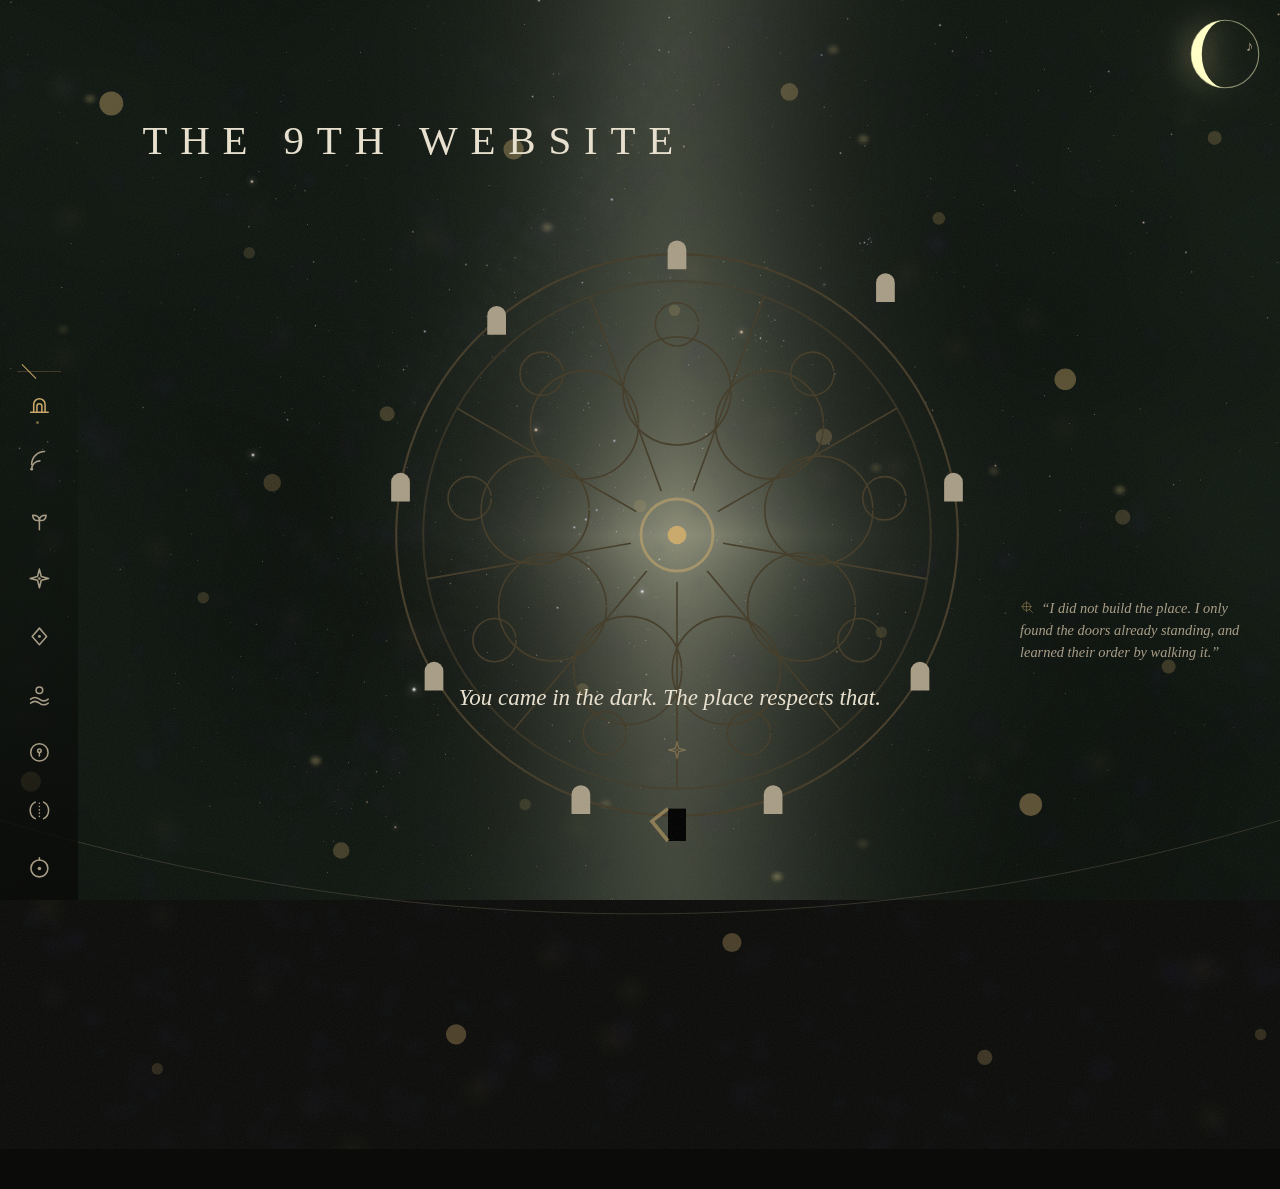
<file: index.html>
<!DOCTYPE html>
<html lang="en">
<head>
<meta charset="utf-8">
<meta name="viewport" content="width=device-width, initial-scale=1">
<title>The 9th Website</title>
<meta name="description" content="Nine chambers in a ring.">
<meta name="theme-color" content="#0B0F0C">
<!-- RELATIVE until deploy: absolutize og:image + twitter:image against the live domain at go-live (see GO_LIVE.md) -->
<meta property="og:type" content="website">
<meta property="og:title" content="The 9th Website">
<meta property="og:description" content="Nine chambers in a ring.">
<meta property="og:image" content="assets/og-card.png">
<meta property="og:image:width" content="1200">
<meta property="og:image:height" content="630">
<meta name="twitter:card" content="summary_large_image">
<meta name="twitter:title" content="The 9th Website">
<meta name="twitter:description" content="Nine chambers in a ring.">
<meta name="twitter:image" content="assets/og-card.png">
<link rel="icon" href="/favicon.ico" sizes="48x48">
<link rel="icon" href="/favicon.svg" type="image/svg+xml">
<link rel="icon" href="/icon-192.png" type="image/png" sizes="192x192">
<link rel="icon" href="/icon-512.png" type="image/png" sizes="512x512">
<link rel="apple-touch-icon" href="/apple-touch-icon.png">
<link rel="stylesheet" href="assets/css/main.css">
<link rel="stylesheet" href="assets/css/rose.css">
<script type="speculationrules">
{"prefetch":[{"source":"list","urls":["data/v1/wishes.json","data/v1/whispers.json","data/v1/letters.json","data/v1/scale.json"]}]}
</script>
<!-- First paint (VP-0005): the ring breathes before anything else can. Inline, because
     no stylesheet or script may be waited on for the first signal that this darkness
     is intentional. Pure CSS: if every script stalls, the veil still lifts itself. -->
<style>
html{background:#0B0F0C}
#veil{position:fixed;inset:0;z-index:90;display:flex;align-items:center;justify-content:center;background:#0B0F0C;pointer-events:none;transition:opacity .7s ease;animation:veilOut .9s ease 3s forwards}
#veil svg{animation:veilBreathe 2.2s ease-in-out infinite}
@keyframes veilBreathe{0%,100%{opacity:.3;transform:scale(.96)}50%{opacity:1;transform:scale(1)}}
@keyframes veilOut{to{opacity:0;visibility:hidden}}
#veil.lift{opacity:0;visibility:hidden}
@media (prefers-reduced-motion: reduce){#veil{animation:veilOut .01s ease .4s forwards}#veil svg{animation:none;opacity:.85}}
</style>
</head>
<body data-phase="night">

<!-- The Deep (the Massive Rework): one living dark beneath every chamber,
     drawn by assets/js/deep.js. Where it cannot live, it is simply not
     there, and the chambers stand on their own grounds, as they did. -->
<canvas id="deep" aria-hidden="true"></canvas>

<div id="veil" aria-hidden="true">
  <svg width="96" height="96" viewBox="0 0 100 100">
    <circle cx="50" cy="50" r="36" fill="none" stroke="#c9a86a" stroke-width="1" opacity=".55"/>
    <circle cx="50" cy="14" r="2.4" fill="#c9a86a"/>
    <circle cx="73.1" cy="21.6" r="2.4" fill="#c9a86a"/>
    <circle cx="84.2" cy="39" r="2.4" fill="#c9a86a"/>
    <circle cx="78.7" cy="63.1" r="2.4" fill="#c9a86a"/>
    <circle cx="61" cy="80.2" r="2.4" fill="#c9a86a"/>
    <circle cx="39" cy="80.2" r="2.4" fill="#c9a86a"/>
    <circle cx="21.3" cy="63.1" r="2.4" fill="#c9a86a"/>
    <circle cx="15.8" cy="39" r="2.4" fill="#c9a86a"/>
    <circle cx="50" cy="50" r="2.6" fill="#c9a86a"/>
  </svg>
</div>

<!-- The nine glyphs, and one mark that is not among them. -->
<svg width="0" height="0" style="position:absolute" aria-hidden="true">
  <defs>
    <symbol id="g-threshold" viewBox="0 0 24 24"><path d="M3.5 20.5h17M6.5 20.5v-7.5a5.5 5.5 0 0 1 11 0v7.5M9.6 20.5v-5.8a2.4 2.4 0 0 1 4.8 0v5.8" fill="none" stroke="currentColor" stroke-width="1.5" stroke-linecap="round" stroke-linejoin="round"/></symbol>
    <symbol id="g-scale" viewBox="0 0 24 24"><path d="M4.5 19.5a8 8 0 0 1 8-8M4.5 15A12.5 12.5 0 0 1 17 2.5" fill="none" stroke="currentColor" stroke-width="1.5" stroke-linecap="round"/><circle cx="4.5" cy="19.5" r="1.4" fill="currentColor"/></symbol>
    <symbol id="g-garden" viewBox="0 0 24 24"><path d="M12 21v-9M12 12c0-3.5-2.8-5-6.5-5 0 3.8 2.3 5.6 6.5 5zm0 0c0-3.5 2.8-5 6.5-5 0 3.8-2.3 5.6-6.5 5z" fill="none" stroke="currentColor" stroke-width="1.5" stroke-linecap="round" stroke-linejoin="round"/></symbol>
    <symbol id="g-stars" viewBox="0 0 24 24"><path d="M12 3l1.8 7.2L21 12l-7.2 1.8L12 21l-1.8-7.2L3 12l7.2-1.8z" fill="none" stroke="currentColor" stroke-width="1.5" stroke-linejoin="round"/><circle cx="12" cy="12" r="1.2" fill="currentColor"/></symbol>
    <symbol id="g-letter" viewBox="0 0 24 24"><path d="M12 4l7 8-7 8-7-8z" fill="none" stroke="currentColor" stroke-width="1.5" stroke-linejoin="round"/><circle cx="12" cy="12" r="1.4" fill="currentColor"/></symbol>
    <symbol id="g-tide" viewBox="0 0 24 24"><circle cx="12" cy="8" r="3.2" fill="none" stroke="currentColor" stroke-width="1.5"/><path d="M3.5 16.6c2.8-2.2 5.7-2.2 8.5 0s5.7 2.2 8.5 0M3.5 20.4c2.8-2.2 5.7-2.2 8.5 0s5.7 2.2 8.5 0" fill="none" stroke="currentColor" stroke-width="1.5" stroke-linecap="round"/></symbol>
    <symbol id="g-cabinet" viewBox="0 0 24 24"><circle cx="12" cy="12" r="8.4" fill="none" stroke="currentColor" stroke-width="1.5"/><circle cx="12" cy="10.4" r="1.7" fill="none" stroke="currentColor" stroke-width="1.5"/><path d="M12 12.1v3.4" stroke="currentColor" stroke-width="1.5" stroke-linecap="round"/></symbol>
    <symbol id="g-mirror" viewBox="0 0 24 24"><path d="M8 4a9 9 0 0 0 0 16M16 4a9 9 0 0 1 0 16" fill="none" stroke="currentColor" stroke-width="1.5" stroke-linecap="round"/><path d="M12 5v14" stroke="currentColor" stroke-width="1.5" stroke-dasharray="0.1 3.1" stroke-linecap="round"/></symbol>
    <symbol id="g-ninth" viewBox="0 0 24 24"><circle cx="12" cy="12" r="8.2" fill="none" stroke="currentColor" stroke-width="1.5"/><path d="M12 1.8v2.4" stroke="currentColor" stroke-width="1.5" stroke-linecap="round"/><circle cx="12" cy="12" r="1.7" fill="currentColor"/></symbol>
    <symbol id="g-mark" viewBox="0 0 24 24"><circle cx="11" cy="11" r="6.5" fill="none" stroke="currentColor" stroke-width="1.3"/><path d="M11 2.5v17M2.5 11h17M15.8 15.8L21 21" fill="none" stroke="currentColor" stroke-width="1.3" stroke-linecap="round"/></symbol>
    <!-- Phase 1 (the Conservatory): the ink grain and the softened light.
         Filters are the surface; the rooms stand whole without them. -->
    <filter id="grain-ink" x="-5%" y="-5%" width="110%" height="110%"><feTurbulence type="fractalNoise" baseFrequency="0.8" numOctaves="2" stitchTiles="stitch"/><feColorMatrix type="matrix" values="0 0 0 0 0.91 0 0 0 0 0.88 0 0 0 0 0.81 0 0 0 0.85 0"/></filter>
    <filter id="soften" x="-90%" y="-90%" width="280%" height="280%"><feGaussianBlur stdDeviation="7"/></filter>
  </defs>
</svg>

<header class="site-head">
  <nav class="ring" aria-label="The ring of chambers">
    <button class="ring-btn" data-go="threshold" aria-label="The Threshold"><svg><use href="#g-threshold"/></svg><span class="ring-name" aria-hidden="true">The Threshold</span></button>
    <button class="ring-btn" data-go="scale" aria-label="The Scale Room"><svg><use href="#g-scale"/></svg><span class="ring-name" aria-hidden="true">The Scale Room</span></button>
    <button class="ring-btn" data-go="garden" aria-label="The Garden"><svg><use href="#g-garden"/></svg><span class="ring-name" aria-hidden="true">The Garden</span></button>
    <button class="ring-btn" data-go="stars" aria-label="The Constellation of Wishes"><svg><use href="#g-stars"/></svg><span class="ring-name" aria-hidden="true">The Constellation of Wishes</span></button>
    <button class="ring-btn" data-go="letters" aria-label="The Letter Room"><svg><use href="#g-letter"/></svg><span class="ring-name" aria-hidden="true">The Letter Room</span></button>
    <button class="ring-btn" data-go="tide" aria-label="The Tide Room"><svg><use href="#g-tide"/></svg><span class="ring-name" aria-hidden="true">The Tide Room</span></button>
    <button class="ring-btn" data-go="cabinet" aria-label="The Cabinet"><svg><use href="#g-cabinet"/></svg><span class="ring-name" aria-hidden="true">The Cabinet</span></button>
    <button class="ring-btn" data-go="mirror" aria-label="The Mirror"><svg><use href="#g-mirror"/></svg><span class="ring-name" aria-hidden="true">The Mirror</span></button>
    <button class="ring-btn ring-btn-ninth" data-go="ninth" aria-label="The Ninth Door"><svg><use href="#g-ninth"/></svg><span class="ring-name" aria-hidden="true">The Ninth Door</span></button>
  </nav>
  <button id="sound-toggle" class="sound-toggle" aria-pressed="false" aria-label="Ambient sound, off"><span class="sound-pill">♪</span></button>
</header>

<main id="main">

<!-- I · THE THRESHOLD -->
<section class="chamber" id="chamber-threshold" data-chamber="threshold" aria-label="The Threshold">
  <div class="threshold-sky" id="threshold-sky" aria-hidden="true"></div>
  <svg class="threshold-field" viewBox="0 0 160 100" preserveAspectRatio="xMidYMid slice" aria-hidden="true">
      <circle cx="10" cy="14" r="0.83" opacity="0.34"/>
      <circle cx="21" cy="30" r="0.55" opacity="0.22"/>
      <circle cx="34" cy="9" r="1.04" opacity="0.42"/>
      <circle cx="46" cy="22" r="0.50" opacity="0.18"/>
      <circle cx="58" cy="36" r="0.66" opacity="0.26"/>
      <circle cx="69" cy="13" r="0.88" opacity="0.38"/>
      <circle cx="83" cy="27" r="0.50" opacity="0.2"/>
      <circle cx="93" cy="8" r="0.77" opacity="0.3"/>
      <circle cx="106" cy="19" r="0.55" opacity="0.22"/>
      <circle cx="117" cy="33" r="0.94" opacity="0.4"/>
      <circle cx="130" cy="12" r="0.61" opacity="0.24"/>
      <circle cx="141" cy="25" r="0.83" opacity="0.34"/>
      <circle cx="150" cy="40" r="0.50" opacity="0.18"/>
      <circle cx="14" cy="55" r="0.66" opacity="0.26"/>
      <circle cx="27" cy="68" r="0.88" opacity="0.36"/>
      <circle cx="42" cy="52" r="0.50" opacity="0.2"/>
      <circle cx="54" cy="74" r="0.72" opacity="0.28"/>
      <circle cx="75" cy="60" r="0.55" opacity="0.22"/>
      <circle cx="88" cy="82" r="0.83" opacity="0.32"/>
      <circle cx="101" cy="55" r="0.50" opacity="0.18"/>
      <circle cx="114" cy="70" r="0.99" opacity="0.42"/>
      <circle cx="126" cy="58" r="0.61" opacity="0.24"/>
      <circle cx="139" cy="76" r="0.77" opacity="0.3"/>
      <circle cx="149" cy="63" r="0.55" opacity="0.2"/>
      <circle cx="19" cy="88" r="0.72" opacity="0.28"/>
      <circle cx="38" cy="93" r="0.50" opacity="0.18"/>
      <circle cx="64" cy="90" r="0.88" opacity="0.34"/>
      <circle cx="110" cy="92" r="0.66" opacity="0.26"/>
      <circle cx="134" cy="90" r="0.50" opacity="0.2"/>
      <circle cx="80" cy="44" r="0.55" opacity="0.16"/>
      <circle cx="48" cy="42" r="0.77" opacity="0.24"/>
      <circle cx="122" cy="45" r="0.66" opacity="0.22"/>
      <circle cx="70" cy="70" r="0.50" opacity="0.16"/>
      <circle cx="96" cy="38" r="0.72" opacity="0.24"/>
      <circle cx="144" cy="50" r="0.55" opacity="0.18"/>
      <circle cx="6" cy="38" r="0.61" opacity="0.22"/>
    </svg>
  <div class="grain" aria-hidden="true"></div>
  <div class="chamber-inner threshold-inner">
    <h1 class="site-title">The 9th Website</h1>
    <!-- The Rose (wave 11, CANON §III): the ring map drawn as
         nine-lobed tracery. Every ring element below the rose group
         is the map as it already stood; the Phase 1 doorframe is
         retired, and the rose carries the arrival. -->
    <div class="rose-wrap">
      <svg class="ring-map" viewBox="0 0 200 200" role="img" aria-label="Nine doors in a ring, and one more, drawn ajar">
        <g class="rose" aria-hidden="true">
          <circle class="lobe" cx="100.0" cy="60.0"  r="15" pathLength="1"/>
          <circle class="lobe" cx="125.7" cy="69.4"  r="15" pathLength="1"/>
          <circle class="lobe" cx="139.4" cy="93.1"  r="15" pathLength="1"/>
          <circle class="lobe" cx="134.6" cy="120.0" r="15" pathLength="1"/>
          <circle class="lobe" cx="113.7" cy="137.6" r="15" pathLength="1"/>
          <circle class="lobe" cx="86.3"  cy="137.6" r="15" pathLength="1"/>
          <circle class="lobe" cx="65.4"  cy="120.0" r="15" pathLength="1"/>
          <circle class="lobe" cx="60.6" cy="93.1"  r="15" pathLength="1"/>
          <circle class="lobe" cx="74.3"  cy="69.4"  r="15" pathLength="1"/>
          <circle class="foil" cx="100.0" cy="41.5"  r="6" pathLength="1"/>
          <circle class="foil" cx="137.6" cy="55.2"  r="6" pathLength="1"/>
          <circle class="foil" cx="157.6" cy="89.8"  r="6" pathLength="1"/>
          <circle class="foil" cx="150.7" cy="129.2" r="6" pathLength="1"/>
          <circle class="foil" cx="120.0" cy="155.0" r="6" pathLength="1"/>
          <circle class="foil" cx="80.0"  cy="155.0"  r="6" pathLength="1"/>
          <circle class="foil" cx="49.3"  cy="129.2" r="6" pathLength="1"/>
          <circle class="foil" cx="42.4"  cy="89.8"  r="6" pathLength="1"/>
          <circle class="foil" cx="62.4"  cy="55.2"  r="6" pathLength="1"/>
          <path class="mullions" pathLength="1" d="M104.4 87.8L124.1 33.8M111.3 93.5L161.1 64.8M112.8 102.3L169.4 112.2M108.4 110.0L145.3 154.0M100.0 113.0L100.0 170.5M91.6 110.0L54.7 154.0M87.2 102.3L30.6 112.2M88.7 93.5L38.9 64.8M95.6 87.8L75.9 33.8"/>
        </g>
        <circle cx="100" cy="100" r="78" class="ring-map-circle"/>
        <circle cx="100" cy="100" r="70.5" class="ring-map-circle ring-map-inner"/>
        <circle cx="100" cy="100" r="10" class="ring-map-seal"/>
        <circle cx="100" cy="100" r="2.6" class="ring-map-seed"/>
        <g id="ring-map-doors"></g>
        <g class="ajar" aria-hidden="true">
          <rect x="97.5" y="176" width="5" height="9" class="ajar-dark"/>
          <path d="M97.5 176 L93 179.5 L97.5 185" class="ajar-door"/>
        </g>
      </svg>
    </div>
    <div class="threshold-foot">
      <p class="welcome" id="welcome-line">You are standing at the edge of a place that was built slowly, on purpose.</p>
      <p class="midnight-line" id="midnight-line" hidden>It is the midnight minute. Some things are only here now.</p>
      <a class="sky-gift" id="sky-gift" href="./" aria-label="A sky to give"><svg aria-hidden="true"><use href="#g-stars"/></svg></a>
    </div>
    <p class="fragment fragment-threshold"><svg class="frag-mark"><use href="#g-mark"/></svg>“I did not build the place. I only found the doors already standing, and learned their order by walking it.”</p>
  </div>
</section>

<!-- II · THE SCALE ROOM -->
<section class="chamber" id="chamber-scale" data-chamber="scale" aria-label="The Scale Room">
  <p class="chamber-word" aria-hidden="true">Scale</p>
  <div class="chamber-inner">
    <svg class="glyph-corner"><use href="#g-scale"/></svg>
    <ol class="scale-stops">
      <li class="stop"><span class="stop-size">1 millimetre</span><h3>A grain of sand</h3></li>
      <li class="stop"><span class="stop-size">15 millimetres</span><h3>A honeybee</h3></li>
      <li class="stop"><span class="stop-size">about 18 centimetres</span><h3>Your hand</h3></li>
      <li class="stop"><span class="stop-size">about 50 centimetres</span><h3>A newborn child</h3></li>
      <li class="stop"><span class="stop-size">2 metres</span><h3>A door</h3></li>
      <li class="stop"><span class="stop-size">5.5 metres</span><h3>A giraffe</h3></li>
      <li class="stop"><span class="stop-size">about 10 metres</span><h3>A house</h3></li>
      <li class="stop"><span class="stop-size">25 metres</span><h3>A blue whale</h3></li>
      <li class="stop fragment-stop"><span class="stop-size">330 metres</span><h3>The Eiffel Tower</h3><p class="fragment">“Measured the tower in summer and again in winter. It is not taller. It is reaching. There is a difference, and it matters.”</p></li>
      <li class="stop"><span class="stop-size">8,849 metres</span><h3>Mount Everest</h3></li>
      <li class="stop"><span class="stop-size">3,474 kilometres across</span><h3>The Moon</h3></li>
      <li class="stop"><span class="stop-size">139,820 kilometres across</span><h3>Jupiter</h3></li>
      <li class="stop"><span class="stop-size">1.39 million kilometres across</span><h3>The Sun</h3></li>
      <li class="stop"><span class="stop-size">9.46 trillion kilometres</span><h3>One light-year</h3></li>
      <li class="stop"><span class="stop-size">about 100,000 light-years across</span><h3>The Milky Way</h3></li>
      <li class="stop"><span class="stop-size">93 billion light-years across</span><h3>The observable universe</h3></li>
    </ol>
    <!-- The coda is not listed anywhere. It is simply what is below the smallest thing, past the end. -->
    <div class="coda" id="scale-coda">
      <svg class="frag-mark coda-mark"><use href="#g-mark"/></svg>
      <p>Below the smallest thing there is a room no one measured. The Cartographer went down past the grain of sand with a candle and a notebook, and came back with the notebook empty and the candle unlit, smiling like a person who has been told a secret in a language made of weather. All that was ever written about the room is this: <em>it is smaller than the sand, and everything fits in it.</em></p>
      <p class="rosetta">On the far wall, in the same hand, smaller, as if for whoever came this far down and no one else, <em>the Method</em>: “Nothing in this place is chance; I only taught it to wear chance’s coat. Every garden, every drawn letter, every scattered line is reckoned from three numbers, the day, counted year-and-month-and-day into one sum; the count of your comings; and the chamber you stand in, turned through one small wheel. The wheel turns thus: begin with your number. Add the adder: one thousand, eight hundred thirty-one million, five hundred sixty-five thousand, eight hundred thirteen. Fold the number on itself at fifteen and mix it, by the mark the reckoning-machines call the crossing; multiply it by itself, made odd. Fold it again at seven and add it to itself; fold it last at fourteen, and let it go as a fraction between nothing and one. By such fractions I chose everything. Learn the wheel, keep the numbers, and every garden ever grown here can be grown again, exactly, by your own hand. That is the whole secret. It was never hidden. It was only below.”</p>
      <p class="rosetta sky-rosetta">“The sky over the threshold I did not reckon: it stands where your place and your hour put it, by numbers older than the wheel.”</p>
    </div>
  </div>
</section>

<!-- III · THE GARDEN -->
<section class="chamber" id="chamber-garden" data-chamber="garden" aria-label="The Garden">
  <p class="chamber-word" aria-hidden="true">Garden</p>
  <div class="garden-ribs" aria-hidden="true"></div>
  <div class="grain" aria-hidden="true"></div>
  <div class="chamber-inner">
    <svg class="glyph-corner"><use href="#g-garden"/></svg>
    <div class="canvas-frame garden-frame bleed">
      <canvas id="garden-canvas" width="1120" height="640" aria-label="A garden growing from the movement of your pointer"></canvas>
      <p class="canvas-fallback">Nine seedlings, waiting.</p>
    </div>
    <!-- The Specimen Bed (Phase 1): nine seedlings in one drawn hand,
         catalogued beneath the living field. In the static page they
         stand in their authored order at their true measures; the
         script re-reckons their order, heights, leans, and measures
         from the Dayseed, as the Garden itself is reckoned. -->
    <div class="specimen-bed" id="specimen-bed">
      <svg class="bed-svg" viewBox="0 92 1120 104" aria-hidden="true">
        <rect class="bed-soil" x="0" y="178" width="1120" height="18"/>
        <line class="bed-soil-line" x1="0" y1="178" x2="1120" y2="178"/>
        <path class="bed-tuft" d="M150 178c-1 -5 -3 -8 -5 -10M150 178c0 -6 1 -9 3 -12M470 178c-1 -4 -2 -7 -4 -9M700 178c1 -5 3 -8 5 -10M930 178c0 -5 -1 -8 -3 -11"/>
        <ellipse class="bed-stone" cx="240" cy="183" rx="6" ry="2.5"/>
        <ellipse class="bed-stone" cx="820" cy="185" rx="8" ry="3"/>
        <g class="bed-slot" data-base="40" transform="translate(70,178)"><g class="seedling-grow"><g class="seedling-sway" style="--s:1;--d:-.4s"><path class="bed-stem" d="M0 0 C-1 -14 1 -26 0 -38"/><path class="bed-leaf" d="M0 -38 C-13 -45 -17 -34 -13 -25 C-6 -26 -1 -31 0 -38 Z"/><circle class="bed-dot" cx="0" cy="-2" r="2.2"/></g></g></g>
        <g class="bed-slot" data-base="36" transform="translate(185,178)"><g class="seedling-grow"><g class="seedling-sway" style="--s:1;--d:-1.7s"><path class="bed-stem" d="M0 0 C1 -12 0 -22 0 -30 M0 -30 C-9 -28 -13 -33 -10 -38 C-8 -41 -4 -39 -5 -36 M0 -24 C7 -23 10 -27 8 -31 C6 -33 3 -31 4 -29"/><circle class="bed-dot" cx="0" cy="-2" r="2.2"/></g></g></g>
        <g class="bed-slot" data-base="54" transform="translate(300,178)"><g class="seedling-grow"><g class="seedling-sway" style="--s:1;--d:-3.1s"><path class="bed-stem" d="M0 0 C1 -18 -1 -36 0 -52 M0 -14 L-11 -19 M0 -14 L11 -19 M0 -24 L-9 -29 M0 -24 L9 -29 M0 -34 L-7 -38 M0 -34 L7 -38 M0 -44 L-5 -47 M0 -44 L5 -47"/><circle class="bed-dot" cx="0" cy="-2" r="2.2"/></g></g></g>
        <g class="bed-slot" data-base="32" transform="translate(415,178)"><g class="seedling-grow"><g class="seedling-sway" style="--s:1;--d:-.9s"><ellipse class="bed-bulb" cx="0" cy="-4" rx="7" ry="5"/><path class="bed-stem" d="M-2 -8 C-4 -18 -8 -24 -13 -29 M2 -8 C4 -17 8 -22 13 -26"/><circle class="bed-bud" cx="-13" cy="-29" r="2"/><circle class="bed-bud" cx="13" cy="-26" r="2"/><circle class="bed-dot" cx="0" cy="-2" r="2.2"/></g></g></g>
        <g class="bed-slot" data-base="44" transform="translate(530,178)"><g class="seedling-grow"><g class="seedling-sway" style="--s:1;--d:-2.4s"><path class="bed-stem" d="M0 0 C-6 -16 -8 -28 -6 -42 M0 0 C6 -14 9 -24 8 -36"/><path class="bed-leaf" d="M-6 -42 C-14 -46 -17 -39 -14 -33 C-8 -34 -6 -37 -6 -42 Z M8 -36 C15 -40 18 -34 15 -28 C10 -29 8 -32 8 -36 Z"/><circle class="bed-dot" cx="0" cy="-2" r="2.2"/></g></g></g>
        <g class="bed-slot" data-base="62" transform="translate(645,178)"><g class="seedling-grow"><g class="seedling-sway" style="--s:1;--d:-4.2s"><path class="bed-stem" d="M0 0 C2 -22 1 -44 3 -60 M3 -60 C-13 -53 -18 -37 -14 -21"/><circle class="bed-dot" cx="0" cy="-2" r="2.2"/></g></g></g>
        <g class="bed-slot" data-base="37" transform="translate(760,178)"><g class="seedling-grow"><g class="seedling-sway" style="--s:1;--d:-1.2s"><path class="bed-stem" d="M0 0 L-16 -25 M0 0 L-8 -31 M0 0 L0 -34 M0 0 L8 -31 M0 0 L16 -25"/><circle class="bed-bud" cx="-16" cy="-25" r="2"/><circle class="bed-bud" cx="-8" cy="-31" r="2"/><circle class="bed-bud" cx="0" cy="-34" r="2"/><circle class="bed-bud" cx="8" cy="-31" r="2"/><circle class="bed-bud" cx="16" cy="-25" r="2"/><circle class="bed-dot" cx="0" cy="-2" r="2.2"/></g></g></g>
        <g class="bed-slot" data-base="48" transform="translate(875,178)"><g class="seedling-grow"><g class="seedling-sway" style="--s:1;--d:-3.8s"><path class="bed-stem" d="M0 0 C1 -16 -1 -28 2 -38 M2 -38 C10 -41 15 -35 12 -29 C10 -24 3 -25 3 -30 C3 -33 7 -34 8 -32"/><circle class="bed-dot" cx="0" cy="-2" r="2.2"/></g></g></g>
        <g class="bed-slot" data-base="50" transform="translate(990,178)"><g class="seedling-grow"><g class="seedling-sway" style="--s:1;--d:-2.9s"><path class="bed-stem" d="M0 0 C1 -18 0 -34 0 -44 M0 -44 C8 -43 12 -38 11 -32 L8 -24 L-2 -24 L-5 -32 C-6 -38 -2 -43 0 -44 Z"/><circle class="bed-dot" cx="3" cy="-31" r="2"/><circle class="bed-dot" cx="0" cy="-2" r="2.2"/></g></g></g>
      </svg>
      <ol class="bed-tags">
        <li class="bed-tag" style="--fx:.0625"><span class="bed-no">№ 1</span><span class="bed-mm">40 mm</span></li>
        <li class="bed-tag" style="--fx:.1652"><span class="bed-no">№ 2</span><span class="bed-mm">36 mm</span></li>
        <li class="bed-tag" style="--fx:.2679"><span class="bed-no">№ 3</span><span class="bed-mm">54 mm</span></li>
        <li class="bed-tag" style="--fx:.3705"><span class="bed-no">№ 4</span><span class="bed-mm">32 mm</span></li>
        <li class="bed-tag" style="--fx:.4732"><span class="bed-no">№ 5</span><span class="bed-mm">44 mm</span></li>
        <li class="bed-tag" style="--fx:.5759"><span class="bed-no">№ 6</span><span class="bed-mm">62 mm</span></li>
        <li class="bed-tag" style="--fx:.6786"><span class="bed-no">№ 7</span><span class="bed-mm">37 mm</span></li>
        <li class="bed-tag" style="--fx:.7813"><span class="bed-no">№ 8</span><span class="bed-mm">48 mm</span></li>
        <li class="bed-tag" style="--fx:.884"><span class="bed-no">№ 9</span><span class="bed-mm">50 mm</span></li>
      </ol>
    </div>
    <p class="whisper" id="garden-whisper">the seed does not argue with the dark; it waits in it, salt, then silver, then the small hours, nine is the number the ring counts when it thinks no one is listening</p>
    <p class="fragment">“On the ninth day of any month, watch the east bed. I have never written down why. Some of my notes are doors too.”</p>
  </div>
</section>

<!-- IV · THE CONSTELLATION OF WISHES -->
<section class="chamber" id="chamber-stars" data-chamber="stars" aria-label="The Constellation of Wishes">
  <p class="chamber-word" aria-hidden="true">Stars</p>
  <div class="chamber-inner">
    <svg class="glyph-corner"><use href="#g-stars"/></svg>
    <div class="canvas-frame stars-frame bleed">
      <canvas id="nebula-canvas" width="1120" height="640" aria-hidden="true"></canvas>
      <canvas id="stars-canvas" width="1120" height="640" aria-label="A starfield of wishes"></canvas>
      <p class="wish-read" id="wish-read" aria-live="polite"></p>
    </div>
    <details class="collection">
      <summary aria-label="The collection, written out">✦</summary>
      <ol class="wish-list">
        <li>I wish my grandmother could see the garden I finally grew.</li>
        <li>I wish to learn the names of all the birds that pass over this house.</li>
        <li>I wish the letter I never sent had been sent.</li>
        <li>I wish for one more ordinary Tuesday with him.</li>
        <li>I wish my hands remember how to make bread the way hers did.</li>
        <li>I wish the sea stays exactly as wild as it is.</li>
        <li>I wish to be less afraid of beginning again.</li>
        <li>I wish my daughter laughs at the same jokes when she is forty.</li>
        <li>I wish someone finds the photograph I lost in 1998.</li>
        <li>I wish for rain on the night we plant the orchard.</li>
        <li>I wish to hear my father’s voice one more time, saying nothing important.</li>
        <li>I wish the stray cat on our street chooses us.</li>
        <li>I wish I could thank the stranger who pushed my car in the snow.</li>
        <li>I wish the stars were this clear from my father’s porch.</li>
        <li>I wish to finish the song before the summer ends.</li>
        <li>I wish my brother calls first, just once.</li>
        <li>I wish the old oak outlives all of us.</li>
        <li>I wish to swim in water so cold it makes me honest.</li>
        <li>I wish the library keeps the copy with her handwriting in it.</li>
        <li>I wish to be forgiven for the year I went quiet.</li>
        <li>I wish my son keeps his terrible, wonderful singing voice.</li>
        <li>I wish there is always one more page after the last page.</li>
        <li>I wish the night train still passes at the hour I can’t sleep.</li>
        <li>I wish to hold a newborn and feel time stop being a debt.</li>
        <li>I wish the harbour lights never learn to hurry.</li>
        <li>I wish my mother dances at my wedding, slowly, twice.</li>
        <li>I wish to understand one true thing about the moon.</li>
        <li>I wish the bench by the river keeps our initials under the paint.</li>
        <li>I wish everyone I love sleeps well tonight, all at once, everywhere.</li>
        <li>I wish to grow old in a house with a loud kettle.</li>
        <li>I wish the map we drew as children turns out to be accurate.</li>
        <li>I wish I could give my younger self a warm meal and no advice.</li>
        <li>I wish the choir down the street never disbands.</li>
        <li>I wish for snow on the morning nobody has to drive.</li>
        <li>I wish the last word of the story is a kind one.</li>
        <li>I wish my garden feeds one person I will never meet.</li>
        <li>I wish to stand somewhere with no signal and not reach for my pocket.</li>
        <li>I wish the dog waits by the gate forever, in the good way dogs wait.</li>
        <li>I wish to see the earth from far away and still choose it.</li>
        <li>I wish you, reading this, get the one you are thinking of.</li>
      </ol>
    </details>
  </div>
</section>

<!-- V · THE LETTER ROOM -->
<section class="chamber" id="chamber-letters" data-chamber="letters" aria-label="The Letter Room">
  <p class="chamber-word" aria-hidden="true">Letters</p>
  <div class="chamber-inner">
    <svg class="glyph-corner"><use href="#g-letter"/></svg>
    <div class="letters-all" id="letters-all">
      <article class="letter" data-letter="stranger">
        <h3 class="letter-first">To the stranger who held the door:</h3>
        <p>You held the door on the coldest day of the year, and you were not even going my way. I have thought about it more than seems reasonable. My hands were full, my heart was fuller of worse things, and you simply stood there, patient as furniture, until I passed.</p>
        <p>I never learned your name. That is the strange arithmetic of kindness: the people who change the weather of a day are so often the ones we cannot thank. So I am thanking the air instead, and anyone standing in it. If a stranger holds a door for you this week, it might be the same weather, moving on.</p>
      </article>
      <article class="letter" data-letter="future-self">
        <h3 class="letter-first">Dear future self, on an ordinary morning:</h3>
        <p>Sit down a moment. The tea is only warm, but that will do.</p>
        <p>Everything you are afraid of losing is already teaching you how much of it was love. That is not a small thing to know. Most people go their whole lives calling it fear.</p>
        <p>You will lose some of it. You will also find, in the losing, that your hands were built for holding more than one thing at a time: the grief, and the groceries, and somebody’s small warm hand crossing the street.</p>
        <p>Write back when you can. I am rooting for you in the tense you are not using yet.</p>
      </article>
      <article class="letter" data-letter="ocean">
        <h3 class="letter-first">To the ocean, which was here first:</h3>
        <p>I stood at the shore in the hour when the light gives up politely, and the water did what it has done longer than anything on land has been alive to watch. It came in. It went out. It did not explain itself, and I found I did not need it to.</p>
        <p>People ask what the sea means. I think the sea is what meaning looks like before we get our hands on it.</p>
        <p>Come and stand here sometime. Bring nothing to solve. The tide will do its old work on your thoughts, the way it does on stones: kindly, and over time.</p>
      </article>
      <article class="letter" data-letter="teacher">
        <h3 class="letter-first">Dear Mrs. A, wherever you are teaching now:</h3>
        <p>You taught a room of tired fourteen-year-olds that a sentence could be a place to live. I was the quiet one by the window. I am not quiet anymore, and it is partly your doing.</p>
        <p>I still have the book you pressed on me, the one you said I was not ready for. You were right about that too; I grew into it the way you knew I would.</p>
        <p>Teachers plant things in weather they will never stand in. Consider this a report from your climate: it is raining here, gently, and everything you planted is up.</p>
        <p class="margin-note">In the margin, in a different hand: “She kept the book. They always keep the book. C.”</p>
      </article>
      <article class="letter" data-letter="moon">
        <h3 class="letter-first">To the moon, a regular correspondent:</h3>
        <p>I have started leaving the porch light on for you, which is foolish, because you are made of light half the month anyway. But habit is a kind of prayer, and I am out of the other kind.</p>
        <p>You have seen every version of me: the one dancing in a kitchen, the one crying into a sink at 3 a.m., the one who finally, finally slept. You never once looked away. There are friends I cannot say that about.</p>
        <p>Next month, same window. I will bring the good blanket. You bring the silver.</p>
      </article>
      <article class="letter" data-letter="drifted">
        <h3 class="letter-first">For the friend who drifted:</h3>
        <p>I am writing to the gap in the group photograph, which is to say, to you.</p>
        <p>We were a constellation once; nobody told us stars drift. If you are well, let the drift be forgiven. If you are not well, let this reach you like a hand on a shoulder in a crowd: brief, certain, gone before it can embarrass either of us.</p>
        <p>The song we liked came on in a shop last week. I stayed until it finished. That is all. That is the whole letter, really.</p>
      </article>
      <article class="letter" data-letter="next">
        <h3 class="letter-first">To whoever lives here next:</h3>
        <p>You do not know me, and if the system works, you never will. This house will be somebody else’s kitchen someday, and my handwriting will be under the third stair, where the board lifts.</p>
        <p>Here is what I can tell you from upstream: the light in the back room is best in October. The pipes sing in January; it is not a fault, it is a feature we learned to love. Someone small once grew an inch a year against the pantry door, and we painted over it, and I am sorry about that most of all.</p>
        <p>Live loudly in the mornings. The house likes it.</p>
        <p class="postscript" data-returning hidden>P.S. You came back. So did I. Some letters are just doors that learned patience.</p>
      </article>
      <article class="letter" data-letter="morning">
        <h3 class="letter-first">To the morning, who keeps forgiving us:</h3>
        <p>You are the most underpraised accomplice. Every garden, every apology, every second first impression I have ever made began with you rinsing the slate.</p>
        <p>I have met you in hospital corridors and on mountain tops, in the fluorescent hour of airports, holding terrible coffee like a sacrament. You never ask what the night did. You simply begin, again, as if beginning were easy, as if you had not watched me fail at it for years.</p>
        <p>It is not easy. I know. Thank you for pretending it is, until it is.</p>
      </article>
      <article class="letter" data-letter="garden">
        <h3 class="letter-first">To the garden, and its keeper:</h3>
        <p>This is to say I have eaten none of the plums, because they are yours, and because watching you wait for them all summer has become one of my summer’s pleasures.</p>
        <p>Grow slow things. Grow more than you need. Grow one row for the neighbours you have not met and one for the bees, who are the only honest critics.</p>
        <p>When the fence leans, we will lean it back. That is the whole philosophy. Everything else is weather.</p>
      </article>
    </div>
  </div>
</section>

<!-- VI · THE TIDE ROOM -->
<section class="chamber" id="chamber-tide" data-chamber="tide" aria-label="The Tide Room">
  <p class="chamber-word" aria-hidden="true">Tide</p>
  <div class="chamber-inner tide-inner">
    <svg class="glyph-corner"><use href="#g-tide"/></svg>
    <div class="canvas-frame tide-frame bleed">
      <canvas id="tide-canvas" width="1120" height="560" aria-label="A slow breathing tide under the current moon"></canvas>
      <div class="moon-disc" id="moon-disc" aria-hidden="true"></div>
    </div>
    <p class="moon-fact" id="moon-fact">Tonight the moon is doing what it has always done.</p>
    <p class="tide-line">The heart keeps the same hours as the tide: it fills, it empties, and it is pulled by something far away that loves it without speaking.</p>
    <p class="fragment">“I stopped counting the days I was here and started counting moons. The numbers got smaller and truer.”</p>
  </div>
</section>

<!-- VII · THE CABINET -->
<section class="chamber" id="chamber-cabinet" data-chamber="cabinet" aria-label="The Cabinet">
  <p class="chamber-word" aria-hidden="true">Cabinet</p>
  <div class="chamber-inner">
    <svg class="glyph-corner"><use href="#g-cabinet"/></svg>
    <div class="cabinet-grid">
      <figure class="exhibit">
        <canvas id="spiral-canvas" width="520" height="520" aria-label="A spiral of prime numbers"></canvas>
        <figcaption><strong>The Prime Spiral</strong></figcaption>
      </figure>
      <figure class="exhibit">
        <svg class="golden-svg" viewBox="0 0 340 210" aria-label="Golden rectangles nesting">
          <g fill="none" stroke="currentColor" stroke-width="1.2">
            <rect x="4" y="4" width="332" height="205"/>
            <path d="M129 4v205M129 130h207M254 130V4M254 79H129M188 79v51M188 105h66"/>
            <path d="M336 209A205 205 0 0 1 129 4 125 125 0 0 1 254 130 80 80 0 0 1 188 79 51 51 0 0 1 254 105 26 26 0 0 1 188 130" stroke="#c9a86a"/>
          </g>
        </svg>
        <figcaption><strong>The Golden Study</strong></figcaption>
      </figure>
      <figure class="exhibit">
        <canvas id="fractal-canvas" width="520" height="520" aria-label="A fractal shore that deepens when pressed"></canvas>
        <figcaption><strong>The Deepening</strong> <span class="exhibit-state" id="fractal-depth">6</span></figcaption>
        <button class="small-btn" id="fractal-deeper" aria-label="Ask it to deepen">＋</button>
      </figure>
      <figure class="exhibit">
        <canvas id="harmonics-canvas" width="520" height="520" aria-label="Two tones drawing a Lissajous figure"></canvas>
        <figcaption><strong>The Harmonics</strong></figcaption>
      </figure>
      <figure class="exhibit exhibit-box">
        <div class="locked-box" id="locked-box" role="img" aria-label="A small locked box of dark wood with a brass clasp">
          <div class="box-lid"></div><div class="box-clasp"></div>
        </div>
        <figcaption><strong>The Box</strong></figcaption>
      </figure>
      <figure class="exhibit exhibit-note">
        <p class="fragment fragment-cabinet">Scratched into the back of the third drawer, at the angle of a hand writing in the dark: “If you are inventorying wonder, you have already miscounted. Begin again, slower.”</p>
      </figure>
      <figure class="exhibit exhibit-flower" id="pressed-flower" hidden>
        <div class="pressed-flower-art" aria-hidden="true">✿</div>
      </figure>
    </div>
    <p class="oracle-slip" id="oracle-slip">Count to nine. Then count what changed.</p>
  </div>
</section>

<!-- VIII · THE MIRROR -->
<section class="chamber" id="chamber-mirror" data-chamber="mirror" aria-label="The Mirror">
  <p class="chamber-word" aria-hidden="true">Mirror</p>
  <div class="chamber-inner">
    <svg class="glyph-corner"><use href="#g-mirror"/></svg>
    <div class="canvas-frame mirror-frame bleed">
      <canvas id="mirror-canvas" width="1120" height="640" aria-label="Your journey drawn as a constellation"></canvas>
      <p class="canvas-fallback">Your path, in the order you opened the doors.</p>
    </div>
    <p class="mirror-path" id="mirror-path"></p>
  </div>
</section>

<!-- IX · THE NINTH DOOR -->
<section class="chamber" id="chamber-ninth" data-chamber="ninth" aria-label="The Ninth Door">
  <p class="chamber-word" aria-hidden="true">Ninth</p>
  <div class="chamber-inner ninth-inner">
    <div class="door-state" id="door-closed">
      <svg class="door-ring" viewBox="0 0 200 200" aria-label="A ring of nine glyphs around a closed door">
        <circle cx="100" cy="100" r="86" class="door-ring-circle"/>
        <g id="door-glyphs"></g>
        <circle cx="100" cy="100" r="30" class="door-face"/>
        <circle cx="100" cy="100" r="2.6" class="door-knob"/>
      </svg>
      <p class="door-count" id="door-count">0 / 8</p>
    </div>
    <div class="door-open" id="door-open" hidden>
      <div class="sunrise" id="sunrise" aria-hidden="true"><div class="sun"></div></div>
      <div class="passage">
        <p>Here is the whole of it, and it fits in one breath: the dark is real. It was here before the first door was hung, and it will be here after the last one closes, and it does not need your permission, or your fear. What it cannot abide is a person standing in the middle of it with their compassion still lit, not the soft kind, not the decorative kind, but the stubborn kind that holds a door for a stranger on the coldest day of the year and means it. You are made of the same fire as the stars you wished on; some of their light is in your bones even now, still deciding what to become. Let it become this: a heart that has seen the true size of everything, the whale, the storm on Jupiter, the moon's long goodbye, and chooses, anyway, on purpose, with its eyes open, not to give in. Everything else is weather. This one thing is the climate. Stand still in it. The tide is not in a hurry, and neither, anymore, are you.</p>
        <p class="final-line" id="final-line" hidden>And the one who charted all of this left the last note unwritten, because it is yours: <em>the tenth door is wherever you go next, and it is already ajar.</em></p>
      </div>
    </div>
  </div>
</section>
</main>
<!-- Rebuild wave 7: the Descent. Heard before the place itself,
     so that a returning visitor's standing can be written into the
     address before the address is read, and the fall named before
     any switch. It adds no words and asks for nothing. -->
<script src="assets/js/descent.js" defer></script>
<script src="assets/js/main.js" defer></script>
<script src="assets/js/deep.js" defer></script>
<!-- The computed sky (bundle 2026-10-24, item 9): computed, not fetched.
     The moon is drawn at its true phase and lit side into the Threshold's
     sky, in the sky's pale gold, the brightest thing on the page. No new
     words: this script adds no text to the place, ever.
     The real sky (Proposal D, rebuild wave 1): the stars standing in
     that same sky are the catalogue stars over the visitor's own place,
     placed by arithmetic for this moment, and the phase of the day is
     read from the sun's own altitude. Still no new words.
     Rebuild wave 2: the wanderers stand in the same sky by the same
     standard; the sky is drawn on the GPU where the platform offers
     one (skyrender.js, falling back to the wave-1 drawing); the
     Threshold carries a wordless sky-gift link; and the Mirror stands
     before the visitor's real sky (mirrorsky.js).
     Rebuild wave 5: the sky answers the hand that holds it. Where the
     device reports its orientation absolutely, and the hand has truly
     moved, the view's centre follows the direction through the device
     (windowview.js) across this same reckoned sky; where it does not,
     the settled frame of waves 1 to 4 stands whole. Still no new
     words: the window asks for nothing and labels nothing.
     Rebuild wave 6: the Tide Chord is given a place in the air.
     The choir's placements are reckoned from this same sky
     (skysound.js: the wanderers' stations, the view's centre)
     and published to the sound module whenever the sky is drawn;
     and while the window stands open, the held sky is kept
     awake. Still no new words. -->
<script type="module">
import { loadSky, moon, moonSVG, eclipseTonight } from "./assets/js/moon.js";
import { altaz } from "./assets/js/starsky.js";
import { sunAltaz, sunPhase, starlight } from "./assets/js/sun.js";
import { planetAltaz } from "./assets/js/planets.js";
import { createSkyEngine } from "./assets/js/skyrender.js";
import { watchMirrorSky } from "./assets/js/mirrorsky.js";
import { extincted, dimming, extinctionFlux, scintillation, galToEq, sampleDensity } from "./assets/js/skyphysics.js";
import { viewDirection, angularBetween, smoothView, WINDOW_WAKE } from "./assets/js/windowview.js";
import { placementsFor } from "./assets/js/skysound.js";
const REDUCED_SKY = window.matchMedia("(prefers-reduced-motion: reduce)").matches;
let skyData = null, moonHolder = null, notched = false;
function renderSky() {
  if (!skyData) return;
  const host = document.getElementById("threshold-sky");
  if (!host) return;
  if (!moonHolder) {
    moonHolder = document.createElement("div");
    moonHolder.className = "sky-moon";
    moonHolder.setAttribute("aria-hidden", "true");
    host.appendChild(moonHolder);
  }
  const now = skyMoment();
  moonHolder.innerHTML = moonSVG(moon(now, skyData), 72);
  /* Eclipse night: a shadow passes over the moon, once across, over
     240 seconds. In reduced motion there is no pass at all. */
  const eclipse = eclipseTonight(now, skyData);
  if (eclipse && !REDUCED_SKY) {
    const shadow = document.createElement("div");
    shadow.className = "sky-eclipse";
    shadow.dataset.kind = eclipse[1];
    moonHolder.appendChild(shadow);
    try {
      shadow.animate(
        [{ transform: "translateX(-108%)" }, { transform: "translateX(108%)" }],
        { duration: 240000, easing: "linear", fill: "forwards" }
      );
    } catch (e) {
      shadow.classList.add("sky-eclipse-rest");
    }
  }
  /* Equinox and solstice: within the day that follows the season's
     instant, the door ring turns one notch — fifteen degrees — once,
     over three seconds. Nothing is written; the ring simply stands
     turned for that day. */
  if (!notched && Array.isArray(skyData.seasons)) {
    const n = Date.now();
    const seasonNow = skyData.seasons.some(([t]) => {
      const at = Date.parse(t);
      return n >= at && n < at + 24 * 3600 * 1000;
    });
    if (seasonNow) {
      notched = true;
      document.querySelectorAll(".ring-map, .door-ring").forEach((el) => el.classList.add("sky-notch"));
    }
  }
}
/* ---------- The real sky: the stars over the visitor, the sun's phase ----------
   Physics, not chance. The Master Code is not consulted here, and its
   seeded systems (the Wishfield and its twinkle, the Nebula motes, the
   Wrong Star) stand exactly as they stood; this sky is a pure function
   of the moment and the place. The place is an input of record, kept in
   ninth.place like every other input: the browser's timezone name read
   against data/zones.json, or the longitude its own clock implies, or
   (last) Los Angeles, the place this sky was tested from. The data
   files are fetched only when the dark makes them matter, or idly
   after the place already stands; first paint waits for none of it. */
const PHASE_LINES = {
  dawn: "The light is just arriving, and so are you.",
  day: "Broad daylight, and the place is still keeping its secrets.",
  dusk: "You came at the hour when everything is briefly gold.",
  night: "You came in the dark. The place respects that."
};
let place = null, starData = null, starCanvas = null;
function keptPlace() {
  try {
    const p = JSON.parse(localStorage.getItem("ninth.place") || "null");
    if (p && isFinite(p.lat) && isFinite(p.lon)) return p;
  } catch (e) {}
  return null;
}
async function resolvePlace() {
  let zone = "";
  try { zone = Intl.DateTimeFormat().resolvedOptions().timeZone || ""; } catch (e) {}
  const kept = keptPlace();
  if (kept && kept.zone === zone) { place = kept; return; }
  let found = null;
  try {
    const zones = (await (await fetch("data/zones.json")).json()).zones;
    if (zone && zones[zone]) found = { lat: zones[zone][0], lon: zones[zone][1], zone: zone, from: "zone" };
  } catch (e) {}
  if (!found) {
    const off = -new Date().getTimezoneOffset() / 4;
    found = { lat: 34.05, lon: isFinite(off) ? off : -118.24, zone: zone, from: "offset" };
  }
  place = found;
  try { localStorage.setItem("ninth.place", JSON.stringify(found)); } catch (e) {}
}
function applyPhase(now) {
  if (!place) return;
  const phase = sunPhase(now, place.lat, place.lon);
  if (document.body.getAttribute("data-phase") !== phase)
    document.body.setAttribute("data-phase", phase);
  /* A first visit's welcome is one of the four phase lines, chosen by
     main.js from the clock's rough bands before the sun could be asked.
     The sun's word governs: if the line standing is a phase line, let
     it stand as the true phase's line, word for word the same lines. */
  try {
    if (JSON.parse(localStorage.getItem("ninth.visits") || "0") === 1) {
      const w = document.getElementById("welcome-line");
      if (w && Object.values(PHASE_LINES).indexOf(w.textContent) !== -1)
        w.textContent = PHASE_LINES[phase];
    }
  } catch (e) {}
}
/* A star's colour from its B-V: the Ballesteros temperature, a plain
   blackbody fit, then half-way back to white so the sky stays quiet. */
function starColour(bv) {
  const T = 4600 * (1 / (.92 * bv + 1.7) + 1 / (.92 * bv + .62)), t = T / 100;
  let r, g, b;
  r = t <= 66 ? 255 : 329.7 * Math.pow(t - 60, -.1332);
  g = t <= 66 ? 99.47 * Math.log(t) - 161.1 : 288.1 * Math.pow(t - 60, -.0755);
  b = t >= 66 ? 255 : t <= 19 ? 0 : 138.5 * Math.log(t - 10) - 305;
  const m = (v) => Math.round(Math.max(0, Math.min(255, v)) * .55 + 255 * .45);
  return m(r) + "," + m(g) + "," + m(b);
}
/* The stereographic view, as the sky was tested: facing south, the eye
   raised thirty-two degrees. */
const SKY_R = Math.PI / 180, SKY_VA = 180 * SKY_R, SKY_VE = 32 * SKY_R;
/* The view's centre (rebuild wave 5): the settled frame of waves 1 to
   4, unless the window stands open (its wiring stands at the foot of
   this script), in which case the centre follows the visitor's hand
   across the same reckoned sky. With the window shut these stand at
   SKY_VA's and SKY_VE's own numbers, and the drawing is the settled
   drawing to the pixel: the window moves the eye, never the sky. */
let viewAz = 180, viewAlt = 32;
function project(alt, az, w, h) {
  const a = alt * SKY_R, z = az * SKY_R - viewAz * SKY_R, ve = viewAlt * SKY_R;
  const x = Math.cos(a) * Math.sin(z),
        y = Math.sin(a) * Math.cos(ve) - Math.cos(a) * Math.cos(z) * Math.sin(ve),
        zz = Math.sin(a) * Math.sin(ve) + Math.cos(a) * Math.cos(z) * Math.cos(ve);
  if (zz < -.9) return null;
  const k = 2 / (1 + zz) * h * .515;
  return [w / 2 + x * k, h / 2 - y * k];
}
async function ensureStars() {
  if (starData) return starData;
  try { starData = (await (await fetch("data/stars.json")).json()).stars; }
  catch (e) { starData = null; }
  return starData;
}
/* The Milky Way's density (rebuild wave 4): the catalogue's own
   crowd on the galactic plane, built into data/milkyway.json by
   scripts/make_milkyway.py and fetched as lazily as the catalogue
   itself. If it cannot be read, the sky stands without the band,
   whole, exactly as it stood before the band was drawn. */
let mwData = null, mwAsked = false;
async function ensureMilkyWay() {
  if (mwData || mwAsked) return mwData;
  mwAsked = true;
  try {
    const mw = await (await fetch("data/milkyway.json")).json();
    if (mw && mw.format === "milkyway/1" && Array.isArray(mw.data)) mwData = mw;
  } catch (e) { mwData = null; }
  return mwData;
}
/* ---------- The sky-gift, and the given sky (rebuild wave 2) ----------
   The wordless sky-gift link on the Threshold carries this sky: its
   address names a place and a moment, and a visitor who arrives by such
   an address stands under the given sky, its stars, its wanderers and
   its moon, while the place's own phase and welcome remain their own.
   The gift is a pure reading of the address; nothing is stored and
   nothing is sent anywhere. The link itself is a glyph, and says
   nothing, as the ration requires. */
function parseGift() {
  try {
    const q = new URLSearchParams(location.search).get("sky");
    if (!q) return null;
    const parts = q.split(",").map(Number);
    if (parts.length !== 3 || parts.some((v) => !isFinite(v))) return null;
    const [la, lo, t] = parts;
    if (Math.abs(la) > 90 || Math.abs(lo) > 180 || t < 946684800 || t > 4102444800) return null;
    return { lat: la, lon: lo, at: t * 1000 };
  } catch (e) { return null; }
}
const gift = parseGift();
function skyPlace() { return gift ? { lat: gift.lat, lon: gift.lon } : place; }
function skyMoment() { return gift ? new Date(gift.at) : new Date(); }
function updateGiftLink() {
  const g = document.getElementById("sky-gift");
  const p = skyPlace();
  if (!g || !p) return;
  const t = Math.floor(skyMoment().getTime() / 1000);
  g.setAttribute("href", location.pathname + "?sky=" + p.lat.toFixed(4) + "," + p.lon.toFixed(4) + "," + t + "#threshold");
}
/* ---------- The wanderers (rebuild wave 2) ----------
   The planets stand in the same sky, reckoned by planets.js to the same
   standard as the stars. Each carries its own tint; none carries a name.
   The drawing values below are presentation only: how large and how
   bright a wanderer stands, never where it stands. */
const PLANET_TINT = { mercury: "230,228,225", venus: "255,244,214", mars: "235,175,125", jupiter: "245,230,200", saturn: "240,220,170", uranus: "200,230,225" };
/* The Milky Way's drawing values (rebuild wave 4): presentation only,
   like the wanderers' tints. The band is sampled along the galactic
   plane at these latitude rows; each sample stands as a wide, faint
   disc whose strength is the catalogue's own density there.
   MW_ALPHA is tuned from the wave's measured capture: at 0.10 the
   overlapping samples summed to a wash near 0.4 of the frame's
   range, a floodlight with its discs still separate; at 0.018 the
   peak stands near 0.07, below the HDR knee, one continuous
   whisper with no single sample's edge anywhere near visible. */
const MW_ROWS = [0, 1.5, -1.5, 3.5, -3.5, 6, -6, 9.5, -9.5];
const MW_R = 46, MW_ALPHA = 0.018, MW_RGB = "214,224,240";
/* The sky as entries: one reckoning, three drawings. Every star above
   the horizon's edge and every wanderer above the horizon, each as
   [x, y, radius, halo, red, green, blue, alpha] in the sky's own frame,
   with the day's darkness already in the alpha. Since rebuild wave 4
   the reckoning also carries the air (skyphysics.js): each star is
   dimmed and reddened by the air it crosses, the lowest stars shimmer
   in the moving air, and the Milky Way stands where the catalogue's
   own density puts it. The GPU engine (skyrender.js) and the Canvas 2D
   drawing below consume the same entries, so the stages differ only in
   machinery, never in the sky. tSec is the frame's own instant, for
   the shimmer; under reduced motion it arrives as -1, the still air. */
function skyEntries(now, here, w, h, light, tSec) {
  const entries = new Float32Array((5041 + 16 + 1800) * 8);
  let n = 0;
  const push = (x, y, r, halo, rgb, a) => {
    const o = n * 8, c = rgb.split(",");
    entries[o] = x; entries[o + 1] = y; entries[o + 2] = r; entries[o + 3] = halo;
    entries[o + 4] = (+c[0]) / 255; entries[o + 5] = (+c[1]) / 255; entries[o + 6] = (+c[2]) / 255;
    entries[o + 7] = a * light;
    n++;
  };
  const pushRGB = (x, y, r, halo, cr, cg, cb, a) => {
    const o = n * 8;
    entries[o] = x; entries[o + 1] = y; entries[o + 2] = r; entries[o + 3] = halo;
    entries[o + 4] = cr; entries[o + 5] = cg; entries[o + 6] = cb;
    entries[o + 7] = a * light;
    n++;
  };
  for (let si = 0; si < starData.length; si++) {
    const s = starData[si];
    const p = altaz(s, now, here.lat, here.lon);
    if (p.alt < -1) continue;
    const xy = project(p.alt, p.az, w, h);
    if (!xy || xy[0] < -20 || xy[0] > w + 20 || xy[1] < -20 || xy[1] > h + 20) continue;
    /* The air (rebuild wave 4): the star as the air leaves it, its
       magnitude deepened and its colour reddened by the crossing,
       replacing wave 1's penalty with the physics itself. The
       catalogue's own colour goes in; the observed colour comes out. */
    const ex = extincted(s[2], s[3], p.alt), mag = ex.mag;
    const a = Math.max(.3, Math.min(1, Math.pow(10, -.11 * (mag - 1.0)))),
          r = Math.max(.7, 3.2 - .42 * mag);
    const sc = scintillation(si, p.alt, tSec);
    if (sc.chroma === 0) {
      push(xy[0], xy[1], r, s[2] < 1.6 ? 1 : 0, starColour(ex.bv), a * sc.gain);
    } else {
      /* The shimmer's colour play: the red and blue lean apart
         around the green, as the bending air leans them. */
      const c = starColour(ex.bv).split(",");
      pushRGB(xy[0], xy[1], r, s[2] < 1.6 ? 1 : 0,
        Math.max(0, (+c[0]) / 255 * (1 + .8 * sc.chroma)), (+c[1]) / 255,
        Math.max(0, (+c[2]) / 255 * (1 - .8 * sc.chroma)), a * sc.gain);
    }
  }
  for (const p of planetAltaz(now, here.lat, here.lon)) {
    if (p.alt < 0) continue;
    const xy = project(p.alt, p.az, w, h);
    if (!xy || xy[0] < -20 || xy[0] > w + 20 || xy[1] < -20 || xy[1] > h + 20) continue;
    /* The same air stands over the wanderers and dims them as it
       dims the stars; their tints are the drawing's own, so no
       reddening is reckoned for them. */
    const mag = p.mag + dimming(p.alt);
    const a = Math.max(.35, Math.min(1, Math.pow(10, -.11 * (mag - 1.0)))),
          r = Math.max(1.9, 3.4 - .45 * mag);
    push(xy[0], xy[1], r, 1, PLANET_TINT[p.name] || "255,240,200", a);
  }
  /* The Milky Way: not a painting and not a texture. The band is the
     catalogue's own crowd, sampled along the galactic plane's great
     circle from the built density (data/milkyway.json): a sample
     stands where the plane stands, as strong as the density there,
     dimmed by the same air as the stars, and never shimmering, an
     extended light averaging the air's cells away. */
  if (mwData) {
    for (let li = 0; li < 180; li++) {
      const l = li * 2;
      for (const bOff of MW_ROWS) {
        const D = sampleDensity(mwData, l, bOff) / 255;
        if (D < 0.05) continue;
        const eq = galToEq(l, bOff);
        const p = altaz([eq[0], eq[1], 0, 0, 0, 0], now, here.lat, here.lon);
        if (p.alt < -0.5) continue;
        const xy = project(p.alt, p.az, w, h);
        if (!xy || xy[0] < -280 || xy[0] > w + 280 || xy[1] < -280 || xy[1] > h + 280) continue;
        push(xy[0], xy[1], MW_R, 1, MW_RGB, MW_ALPHA * D * extinctionFlux(p.alt));
      }
    }
  }
  return { entries, count: n };
}
/* The GPU engine: asked for once the sky first stands, in the house's
   order (WebGPU, then WebGL2). Until a stage answers, and whenever a
   stage is lost, the Canvas 2D drawing below carries the sky, exactly
   as wave 1 left it. A lost stage is struck from the order and the
   next is asked, once each, in the Nebula's discipline. */
let skyEngine = null, skyEngineAsking = false, skyStages = ["webgpu", "webgl2"];
function initSkyEngine() {
  if (skyEngine || skyEngineAsking || !skyStages.length) return;
  const host = document.getElementById("threshold-sky");
  if (!host) return;
  skyEngineAsking = true;
  createSkyEngine(host, {
    order: skyStages.slice(),
    onLost(stage) {
      if (skyEngine && skyEngine.stage === stage) skyEngine = null;
      skyStages = skyStages.filter((s) => s !== stage);
      skyEngineAsking = false;
      initSkyEngine();
      drawStars(skyMoment());
    },
  }).then((engine) => {
    skyEngineAsking = false;
    if (engine) { skyEngine = engine; drawStars(skyMoment()); }
  }).catch(() => { skyEngineAsking = false; });
}
/* ---------- The placed chord (rebuild wave 6) ----------
   The Tide Chord given a place in the air: the choir's voices
   stand at the wanderers' stations, reckoned by skysound.js
   from this same reckoning (planetAltaz's own positions, the
   view's own centre, settled or held), so the sound the
   visitor asked for stands where the drawing stands. The
   placements are published on the house's hook (the sound
   module in main.js receives them at window.onSkySound)
   whenever the sky is drawn, and offered whole at
   window.ninthSkySoundNow to a chord started between
   drawings. The reckoning is the sky's own; nothing of it is
   stored or sent anywhere. */
const SOUND_VOICES = 5;
function soundPlacements() {
  const here = skyPlace();
  if (!here) return null;
  return placementsFor(planetAltaz(skyMoment(), here.lat, here.lon), viewAz, viewAlt, SOUND_VOICES);
}
window.ninthSkySoundNow = soundPlacements;
function drawStars(now) {
  const host = document.getElementById("threshold-sky");
  const here = skyPlace();
  const spl = soundPlacements();
  if (spl && window.onSkySound) window.onSkySound(spl);
  if (!host || !here || !starData) return;
  if (!starCanvas) {
    starCanvas = document.createElement("canvas");
    starCanvas.className = "sky-stars";
    host.insertBefore(starCanvas, host.firstChild);
  }
  const w = host.clientWidth, h = host.clientHeight;
  if (!w || !h) return;
  const dpr = Math.min(window.devicePixelRatio || 1, 1.5);
  const W = Math.round(w * dpr), H = Math.round(h * dpr);
  if (starCanvas.width !== W || starCanvas.height !== H) { starCanvas.width = W; starCanvas.height = H; }
  /* The window's glide (rebuild wave 5): if the hand is holding the
     sky, the view eases toward the direction through the device, by
     the time since the last drawing; a view that has arrived stands
     exactly on the hand's numbers, so a held device shows a still
     sky. The canvas carries the view while the window stands, the
     way the engine's canvas carries its stage: a mark for any
     harness that asks which sky it is looking at. */
  const drawMs = performance.now();
  if (winLive && winTarget) {
    const dt = winDrawnAt ? Math.min((drawMs - winDrawnAt) / 1000, 0.5) : 0;
    if (angularBetween({ az: viewAz, alt: viewAlt }, winTarget) < 0.02) {
      viewAz = winTarget.az; viewAlt = winTarget.alt;
    } else {
      const v = smoothView({ az: viewAz, alt: viewAlt }, winTarget, dt);
      viewAz = v.az; viewAlt = v.alt;
    }
    starCanvas.setAttribute("data-view", viewAz.toFixed(2) + "," + viewAlt.toFixed(2));
  }
  winDrawnAt = drawMs;
  const ctx = starCanvas.getContext("2d");
  ctx.setTransform(dpr, 0, 0, dpr, 0, 0);
  ctx.clearRect(0, 0, w, h);
  const light = starlight(sunAltaz(now, here.lat, here.lon).alt);
  if (light <= 0) { if (skyEngine) skyEngine.render({ entries: new Float32Array(0), count: 0, w, h, dpr, t: 0 }); return; }
  const t = REDUCED_SKY ? 26 : performance.now() / 1000;
  const { entries, count } = skyEntries(now, here, w, h, light, REDUCED_SKY ? -1 : t);
  const onGPU = skyEngine && skyEngine.render({ entries, count, w, h, dpr, t });
  if (!onGPU) {
    for (let i = 0; i < count; i++) {
      const o = i * 8, x = entries[o], y = entries[o + 1], r = entries[o + 2], halo = entries[o + 3];
      const c = Math.round(entries[o + 4] * 255) + "," + Math.round(entries[o + 5] * 255) + "," + Math.round(entries[o + 6] * 255);
      ctx.fillStyle = "rgba(" + c + "," + entries[o + 7].toFixed(4) + ")";
      ctx.beginPath(); ctx.arc(x, y, r, 0, 7); ctx.fill();
      if (halo) {
        ctx.fillStyle = "rgba(" + c + "," + (entries[o + 7] * .10).toFixed(4) + ")";
        ctx.beginPath(); ctx.arc(x, y, r * 4, 0, 7); ctx.fill();
      }
    }
  }
  /* The horizon: one fine line, nothing painted below it. It is drawn on
     the wave-1 canvas in every stage, over the GPU's stars as over its
     own, so the line is the same line whichever machinery stands. */
  ctx.globalAlpha = light;
  ctx.strokeStyle = "rgba(120,110,90,.35)";
  ctx.lineWidth = 1;
  ctx.beginPath();
  let f = true;
  for (let az = 0; az <= 360; az += 2) {
    const xy = project(0, az, w, h);
    if (!xy) { f = true; continue; }
    if (f) ctx.moveTo(xy[0], xy[1]); else ctx.lineTo(xy[0], xy[1]);
    f = false;
  }
  ctx.stroke();
  ctx.globalAlpha = 1;
}
function renderRealSky() {
  const now = skyMoment();
  if (!gift) applyPhase(new Date());
  const here = skyPlace();
  if (!here) return;
  updateGiftLink();
  if (!starData) {
    if (starlight(sunAltaz(now, here.lat, here.lon).alt) > 0)
      ensureStars().then(() => {
        drawStars(skyMoment()); initSkyEngine();
        ensureMilkyWay().then(() => drawStars(skyMoment()));
      });
    return;
  }
  drawStars(now);
  initSkyEngine();
}
loadSky("data/sky.json")
  .then((sky) => {
    skyData = sky;
    renderSky();
    setInterval(() => { renderSky(); renderRealSky(); }, 10 * 60 * 1000);
  })
  .catch(() => {});
/* The Mirror, pinned to the real stars (rebuild wave 2): its backdrop is
   the visitor's own sky, lazy-loaded on first entry, drawn behind the
   journey the Mirror has always drawn. The Mirror's own code is
   untouched; this only stands a truer dark behind it. */
const mirrorSky = watchMirrorSky({
  section: document.getElementById("chamber-mirror"),
  frame: document.querySelector("#chamber-mirror .mirror-frame"),
  loadCatalogue: () => ensureStars(),
  getPlace: () => place,
});
resolvePlace().then(() => {
  renderRealSky();
  if (mirrorSky) mirrorSky.draw();
  if ("requestIdleCallback" in window) requestIdleCallback(() => { ensureStars(); ensureMilkyWay(); });
});
let skyResizeTimer = null;
window.addEventListener("resize", () => {
  if (skyResizeTimer) return;
  skyResizeTimer = setTimeout(() => { skyResizeTimer = null; drawStars(skyMoment()); }, 200);
});
/* The air moves (rebuild wave 4): while the Threshold stands in
   view and the visitor has not asked for stillness, the sky is
   redrawn on a slow tick, so the lowest stars can shimmer in their
   air and the motes drift as wave 2 drew them to. Off-screen,
   hidden, or in reduced motion, no tick runs and the settled frame
   stands exactly as it always has. */
let skyInView = false;
if (!REDUCED_SKY && "IntersectionObserver" in window) {
  const skyHost = document.getElementById("threshold-sky");
  if (skyHost) new IntersectionObserver((es) => { skyInView = es[0].isIntersecting; }).observe(skyHost);
  setInterval(() => { if (skyInView && !document.hidden) drawStars(skyMoment()); }, 120);
}
/* ---------- The window (rebuild wave 5) ----------
   The Threshold's sky answers the device's own orientation: a
   visitor who lifts and turns a phone moves their window across the
   same reckoned sky, the catalogue, the wanderers, the band and the
   horizon all standing where the one reckoning puts them, the eye
   alone moving. The discipline is the house's, whole:
   - The window is an addition, never a replacement. It opens only
     on absolute readings (a relative bearing is not the sky), only
     once the hand has truly moved (WINDOW_WAKE), and it never opens
     at all under reduced motion: the visitor who asked for
     stillness keeps the settled frame untouched, as with the air.
   - A platform that gates the sensor behind a permission is asked
     once, on the visitor's first touch anywhere, by the platform's
     own dialog; the listener stands ready either way, and where the
     gate stands no reading flows until it is granted. A refusal, or
     silence, leaves the page exactly as it stood. No word of the
     place is spent on any of this.
   - The view is a pure function of the sample stream and the
     drawing times: the glide (windowview.js) consults no chance,
     keeps no state but the view itself, and stores nothing.
   - The glide runs on animation frames while the view is still
     travelling, and parks itself when the view arrives; a device
     held still is redrawn only by the air's slow tick above, with
     the view standing exactly on the hand's numbers.
   The Master Code is not consulted here either: its seeded systems
   stand in their own skies, and the Mirror keeps its pinned
   backdrop and its journey, as wave 4 left them. */
let winTarget = null, winRef = null, winLive = false, winDrawnAt = 0, winGliding = false;
function kickWindow() {
  if (winGliding) return;
  winGliding = true;
  requestAnimationFrame(() => {
    winGliding = false;
    drawStars(skyMoment());
    if (winLive && winTarget && !document.hidden &&
        angularBetween({ az: viewAz, alt: viewAlt }, winTarget) > 0.02) kickWindow();
  });
}
function onOrientation(ev) {
  if (ev.absolute === false) return;
  const d = viewDirection(ev.alpha, ev.beta, ev.gamma);
  if (!d) return;
  if (!winLive) {
    if (!winRef) { winRef = d; return; }
    if (angularBetween(winRef, d) < WINDOW_WAKE) return;
    winLive = true;
    viewAz = d.az; viewAlt = d.alt;
    holdWakeLock();
  }
  winTarget = d;
  kickWindow();
}
if (!REDUCED_SKY && typeof DeviceOrientationEvent !== "undefined") {
  window.addEventListener("deviceorientation", onOrientation);
  /* A platform that gates the sensor behind a permission is asked
     once, on the visitor's first touch anywhere, by the platform's
     own dialog; the listener stands ready either way (where the
     gate stands, no reading flows until it is granted), and a
     refusal, or silence, leaves the page exactly as it stood. */
  if (typeof DeviceOrientationEvent.requestPermission === "function") {
    window.addEventListener("pointerdown", () => {
      DeviceOrientationEvent.requestPermission().catch(() => {});
    }, { once: true });
  }
}
/* ---------- The held sky, kept awake (rebuild wave 6) ----------
   While the window stands open the visitor is holding the sky
   up, and a screen that sleeps mid-look ends the looking.
   Where the platform offers a screen wake lock, it is held for
   exactly the window's life in front of the visitor: asked
   when the window wakes, let go by the platform itself when
   the place is hidden, and asked again on the visitor's return
   if the window still stands. A refusal, or the API's absence,
   costs nothing and says nothing: the window stands as wave 5
   left it. Nothing is kept, and no word is spent. */
let skyWakeLock = null;
async function holdWakeLock() {
  if (skyWakeLock || !("wakeLock" in navigator)) return;
  try {
    skyWakeLock = await navigator.wakeLock.request("screen");
    skyWakeLock.addEventListener("release", () => { skyWakeLock = null; });
  } catch (e) { skyWakeLock = null; }
}
document.addEventListener("visibilitychange", () => {
  if (!document.hidden && winLive) holdWakeLock();
});
</script>
</body>
</html>
</file>
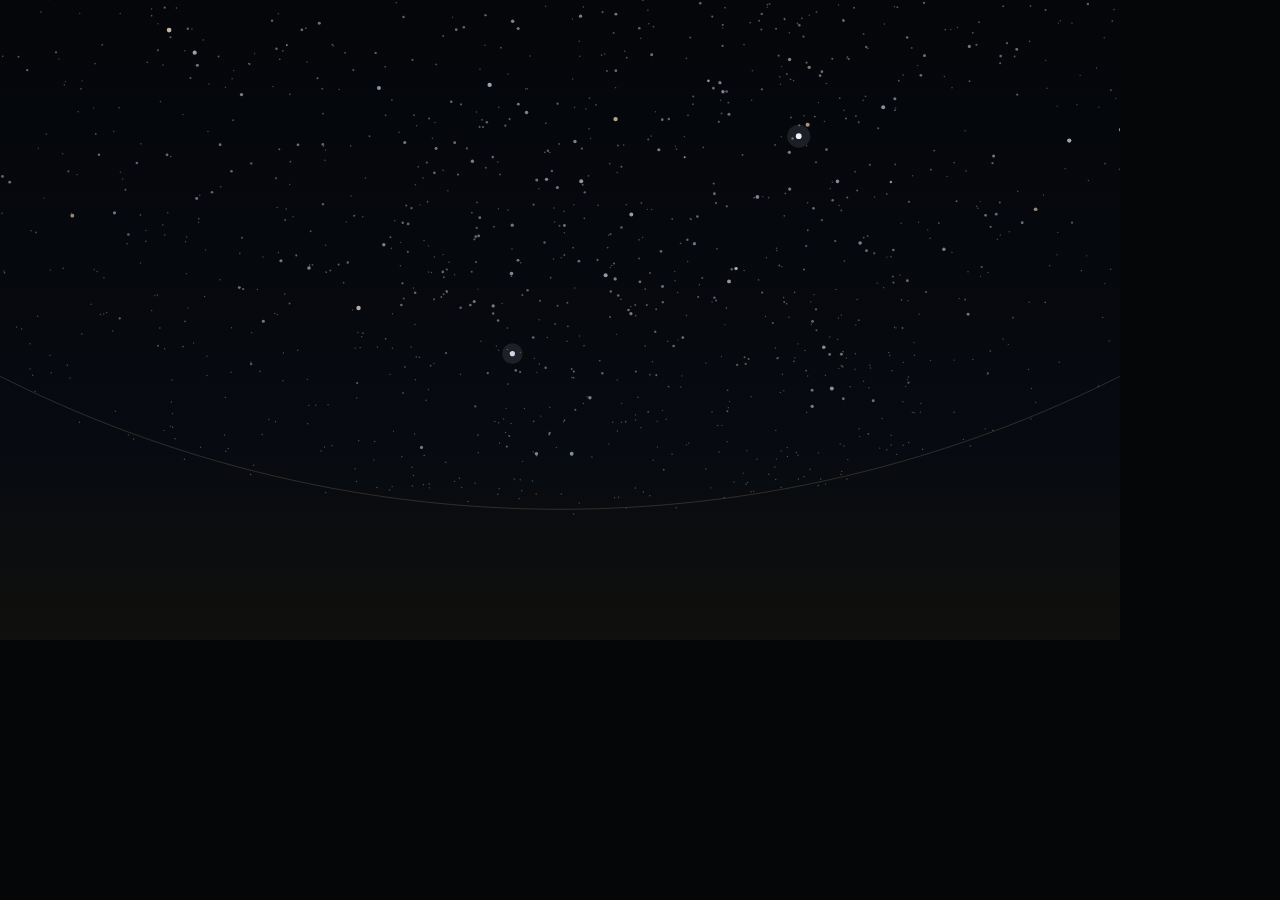
<file: tests/sky-demo.html>
<!doctype html><meta charset=utf-8><title>sky</title><style>html,body{margin:0;background:#050608}canvas{display:block;width:1120px;height:640px}</style><canvas id=c width=1120 height=640></canvas>
<script type=module>
import {altaz} from '/assets/js/starsky.js';
const stars=(await (await fetch('/data/stars.json')).json()).stars;
const q=new URLSearchParams(location.search), when=new Date(q.get('t')||'2026-10-25T04:00:00Z'), lat=+(q.get('lat')||34.05), lon=+(q.get('lon')||-118.24);
const VA=+(q.get('az')||180)*Math.PI/180, VE=+(q.get('el')||32)*Math.PI/180;   // view direction
const ctx=c.getContext('2d'), W=1120,H=640, R=Math.PI/180;
const bg=ctx.createLinearGradient(0,0,0,H);bg.addColorStop(0,'#04060a');bg.addColorStop(.7,'#070a10');bg.addColorStop(1,'#10100d');ctx.fillStyle=bg;ctx.fillRect(0,0,W,H);
/* colour from B-V (Ballesteros temperature, then a plain blackbody fit), then half-way back to white so the sky stays quiet */
function col(bv){const T=4600*(1/(.92*bv+1.7)+1/(.92*bv+.62)),t=T/100;let r,g,b;
 r=t<=66?255:329.7*Math.pow(t-60,-.1332);g=t<=66?99.47*Math.log(t)-161.1:288.1*Math.pow(t-60,-.0755);b=t>=66?255:t<=19?0:138.5*Math.log(t-10)-305;
 const m=(v)=>Math.round(Math.max(0,Math.min(255,v))*.55+255*.45);return `${m(r)},${m(g)},${m(b)}`}
/* stereographic view: direction (alt,az) to screen */
function proj(alt,az){const a=alt*R,z=az*R-VA;const x=Math.cos(a)*Math.sin(z),y=Math.sin(a)*Math.cos(VE)-Math.cos(a)*Math.cos(z)*Math.sin(VE),zz=Math.sin(a)*Math.sin(VE)+Math.cos(a)*Math.cos(z)*Math.cos(VE);
 if(zz<-.9)return null;const k=2/(1+zz)*330;return [W/2+x*k,H/2-y*k]}
let n=0;const out=[];
for(const s of stars){const p=altaz(s,when,lat,lon);if(p.alt<-1)continue;const xy=proj(p.alt,p.az);if(!xy||xy[0]<-20||xy[0]>W+20||xy[1]<-20||xy[1]>H+20)continue;
 const ext=p.alt<30?Math.pow(10,-.4*.25*(1/Math.max(Math.sin(Math.max(p.alt,1)*R),.05)-1)):1;      // thicker air near the ground dims stars
 const mag=s[2]+(-2.5*Math.log10(ext)), a=Math.max(.3,Math.min(1,Math.pow(10,-.11*(mag-1.0)))), r=Math.max(.7,3.2-.42*mag);
 ctx.fillStyle=`rgba(${col(s[3])},${a})`;ctx.beginPath();ctx.arc(xy[0],xy[1],r,0,7);ctx.fill();
 if(s[2]<1.6){ctx.fillStyle=`rgba(${col(s[3])},.10)`;ctx.beginPath();ctx.arc(xy[0],xy[1],r*4,0,7);ctx.fill()}n++}
/* the horizon: one fine line, nothing painted below it */
ctx.strokeStyle='rgba(120,110,90,.35)';ctx.lineWidth=1;ctx.beginPath();let f=true;for(let az=0;az<=360;az+=2){const xy=proj(0,az);if(!xy){f=true;continue}f?ctx.moveTo(xy[0],xy[1]):ctx.lineTo(xy[0],xy[1]);f=false}ctx.stroke();
window.N=n;window.done=1;
</script>
</file>
<file: assets/css/main.css>
/* The 9th Website — wave 1, rationed at wave 2.
   Materials: type, geometry, light, number. Nothing here chases a trend. */

@property --glow-x { syntax: '<percentage>'; inherits: false; initial-value: 50%; }
@property --glow-y { syntax: '<percentage>'; inherits: false; initial-value: 40%; }
/* The Descent (rebuild wave 7): --fall-p is the transition's own
   progress, registered so the platform interpolates it as a number
   and the snapshots' travel is derived from it; --descent-steps is
   the fall's length in chambers, set on the root by descent.js;
   --word-sink is the monumental word's scroll-driven drift. Where
   @property is unknown the first two animate as discrete flips and
   the third stands at its initial value: the rooms degrade to the
   plain crossfade and the still word, their meaning whole. */
@property --fall-p { syntax: '<number>'; inherits: false; initial-value: 0; }
@property --descent-steps { syntax: '<number>'; inherits: true; initial-value: 1; }
@property --word-sink { syntax: '<length>'; inherits: false; initial-value: 0px; }

/* The token layer (Phase 1, the Conservatory; DESIGN.md §3). The ground
   moves from blue-black to ink green; the gold stays the site's own
   brass and the ink its warm parchment; a third register — the archival
   mono — is admitted for measurements, counts, and specimen labels. */
:root{
  --ink:#E8E0CE;
  --ink-dim:#A79C85;
  --paper:#C9BFA9;
  --gold:#c9a86a;
  --gold-soft:rgba(201,168,106,.55);
  --abyss:#0B0F0C;
  --forest:#19251C;
  --panel:#101711;
  --moss:#66745A;
  --moss-hi:#93A37E;
  --moonlight:#A9B4B1;
  --line:rgba(232,224,206,.14);
  --serif:"Iowan Old Style","Palatino Linotype",Palatino,Georgia,"Times New Roman",serif;
  --display:Didot,"Bodoni MT","Bodoni 72","Iowan Old Style","Palatino Linotype",Palatino,Georgia,serif;
  --sans:ui-sans-system,-apple-system,"Segoe UI",Roboto,Helvetica,Arial,sans-serif;
  --mono:ui-monospace,"SF Mono","Cascadia Mono",Menlo,Consolas,"Liberation Mono",monospace;
  --step-0:1rem;
  --step-1:1.25rem;
  --step-2:1.6rem;
  --step-3:2.2rem;
  --step-4:3.2rem;
  --step-5:clamp(40px,6.4vw,70px);
  --space-1:.5rem; --space-2:1rem; --space-3:1.75rem; --space-4:3rem; --space-5:5rem;
  --dur-1:.35s; --dur-2:.8s; --ease:ease;
  --z-head:40; --z-veil:90;
}
*{box-sizing:border-box}
html{scroll-behavior:smooth}
body{
  margin:0;background:var(--abyss);color:var(--ink);
  font-family:var(--serif);font-size:clamp(17px,1.2vw + 13px,20px);line-height:1.65;
  -webkit-font-smoothing:antialiased;
}
h1,h2,h3{font-weight:500;letter-spacing:.01em}
h2{font-size:clamp(30px,4.4vw,46px);margin:.2em 0 .35em}
button{font-family:var(--sans);cursor:pointer}
svg use{pointer-events:none}

/* ---------- header / the ring ---------- */
.site-head{
  position:fixed;inset:auto 0 0 0;z-index:40;
  display:flex;justify-content:center;align-items:center;gap:14px;
  padding:10px 12px calc(10px + env(safe-area-inset-bottom));
  background:linear-gradient(to top, rgba(11,15,12,.92), rgba(11,15,12,.55) 70%, transparent);
}
.ring{display:flex;gap:2px}
/* Door-weight (rotation 23): the ring's glyphs stand as doors, not
   decoration - each on its own dark slab, hairline gold at the edge, an
   arch for a head, the glyph itself at full ink brightness against the
   dusk ground. Same nine glyphs, same order, same grammar; only their
   weight and presence change. */
.ring-btn{
  position:relative;width:44px;height:52px;border:1px solid rgba(201,168,106,.42);border-radius:22px 22px 5px 5px;
  background:rgba(11,15,12,.5);color:var(--ink);transition:color .4s, transform .4s, border-color .4s, background .4s;
}
.ring-btn svg{width:28px;height:28px;fill:none}
/* VP-0043 (rotation 30): each door's name - the aria-label text itself, no
   new copy - hangs as a nameplate above its slab, shown only while the
   door is hovered or holds keyboard focus. At rest it is not painted at
   all (opacity 0, visibility hidden, no layout box of its own), so the
   ring's rest appearance is untouched. The two end doors align their
   plates to the row's ends so no name runs off the screen's edge. */
.ring-name{
  position:absolute;left:50%;bottom:calc(100% + 10px);transform:translateX(-50%);
  font-family:var(--serif);font-size:14px;letter-spacing:.05em;white-space:nowrap;
  color:var(--gold);background:rgba(11,15,12,.92);border:1px solid rgba(201,168,106,.45);
  padding:2px 10px 3px;border-radius:2px;pointer-events:none;
  opacity:0;visibility:hidden;
}
/* No fade on the plate: a name that arrives late is a name half-hidden.
   (Measured in the r30 probe: an opacity transition on the plate could
   sit at 0 for the better part of a second while a chamber's canvas held
   the main thread - the plate now simply appears, as furniture does.) */
.ring-btn:first-child .ring-name{left:-4px;transform:none}
.ring-btn:last-child .ring-name{left:auto;right:-4px;transform:none}
.ring-btn:hover .ring-name,.ring-btn:focus .ring-name,.ring-btn:focus-visible .ring-name{
  opacity:1;visibility:visible;
}
.ring-btn:hover{color:var(--gold);border-color:rgba(201,168,106,.75);transform:translateY(-2px)}
/* VP-0043: the door of the chamber the visitor is inside stands lit -
   full gold edge, a gold wash in the slab, and a small gold diamond set
   in the arch head. Paint only: no box, glyph, or position changes. */
.ring-btn[aria-current="true"]{color:var(--gold);border-color:var(--gold);background:rgba(201,168,106,.16);box-shadow:inset 0 0 0 1px rgba(201,168,106,.35)}
.ring-btn[aria-current="true"]::before{
  content:"";position:absolute;left:50%;top:4px;width:5px;height:5px;
  background:var(--gold);transform:translateX(-50%) rotate(45deg);
}
.ring-btn.seen::after{
  content:"";position:absolute;left:50%;bottom:3px;width:3px;height:3px;border-radius:50%;
  background:var(--gold);transform:translateX(-50%);
}
.ring-btn-ninth{color:var(--ink-dim)}
/* R29 tap pass: the button's own box is the hit area, a full 44px square.
   The pill a visitor sees is drawn by .sound-pill at its original size
   (32.7x31 as measured), set into the box's anchored corner, so the bar
   looks exactly as it did; only the tappable area grew, into the bar's
   own padding and margins. On phones the box is anchored right:0/top:-1
   and the pill keeps a 10px right margin, which puts the pill back on
   its exact old spot (top:12, right:10) and aims the growth up and
   right, away from the ninth door the pill already rests against. */
.sound-toggle{
  position:absolute;right:14px;bottom:calc(16px + env(safe-area-inset-bottom));
  width:44px;height:44px;padding:0;background:none;border:0;color:var(--ink-dim);
  display:flex;align-items:flex-end;justify-content:flex-end;
}
.sound-pill{display:block;border:1px solid var(--line);border-radius:999px;letter-spacing:.08em}
.sound-toggle[aria-pressed="true"]{color:var(--gold)}
/* VP-0043: sound on is a state the eye can see - the pill fills with gold
   and the note stands dark on it. The resting (off) pill is untouched. */
.sound-toggle[aria-pressed="true"] .sound-pill{background:var(--gold);border-color:var(--gold);color:var(--abyss)}
@media (max-width:560px){ .ring-btn{width:38px;height:46px;border-radius:19px 19px 5px 5px} .ring-btn svg{width:25px;height:25px} .sound-toggle{bottom:auto;top:-1px;right:0} .sound-pill{margin-right:10px} }
@media (max-width:360px){ .ring-btn{width:31px;height:42px;border-radius:15px 15px 4px 4px} .ring-btn svg{width:22px;height:22px} }

/* ---------- chambers ---------- */
.chamber{position:relative;padding:96px 22px 140px;overflow:hidden}
.chamber + .chamber{border-top:1px solid var(--line)}
html.js .chamber{display:none;border-top:0;min-height:100svh}
html.js .chamber.active{display:block;animation:chamberIn .8s ease both}
/* Wave 2 (VP-0005): a chamber never fades in from black. The veil carries the
   first seconds; the chamber itself is simply there, settling by a breath. */
@keyframes chamberIn{from{opacity:1;transform:translateY(10px)}to{opacity:1;transform:none}}
html.still .chamber.active{animation:none}
html.still *,html.still *::before,html.still *::after{transition-duration:.001s !important}
.chamber-inner{max-width:760px;margin:0 auto;position:relative}
.glyph-corner{position:absolute;top:-34px;right:0;width:34px;height:34px;color:var(--gold-soft)}
.glyph-large{width:64px;height:64px;color:var(--gold);display:block;margin:0 auto 10px}
.small-btn{
  background:none;border:1px solid var(--gold-soft);color:var(--gold);
  border-radius:999px;padding:12px 30px;font-size:14px;letter-spacing:.14em;
  transition:background .35s,color .35s;
}
.small-btn:hover{background:var(--gold);color:#14101f}
.small-btn{padding:8px 18px;font-size:12.5px;margin-top:10px}
.fragment{
  color:#cdc4ae;font-style:italic;font-size:.92em;max-width:32em;
  border-left:1px solid var(--gold-soft);padding-left:16px;margin:44px auto;
}
.frag-mark{width:17px;height:17px;color:var(--gold-soft);vertical-align:-3px;margin-right:8px}
.canvas-frame{position:relative;margin:34px 0}
.canvas-frame canvas{width:100%;height:auto;display:block;border-radius:6px;background:#0a0c16}
.canvas-fallback{color:var(--ink-dim);font-style:italic}
html.js .canvas-fallback{display:none}

/* ---------- Threshold ---------- */
#chamber-threshold{text-align:center}
.threshold-sky{
  position:absolute;inset:0;pointer-events:none;
  background:
    radial-gradient(600px 340px at var(--glow-x) var(--glow-y), var(--sky-glow), transparent 65%),
    linear-gradient(to bottom, var(--sky-top), var(--sky-mid) 55%, var(--sky-low));
  transition:background 1.2s ease;
}
body[data-phase="dawn"]{--sky-top:#1c2340;--sky-mid:#6e4457;--sky-low:#d99a63;--sky-glow:rgba(255,186,120,.28)}
body[data-phase="day"]{--sky-top:#27354e;--sky-mid:#5d748f;--sky-low:#b6c3c2;--sky-glow:rgba(255,246,214,.20)}
body[data-phase="dusk"]{--sky-top:#191430;--sky-mid:#59324e;--sky-low:#c97a4a;--sky-glow:rgba(255,150,90,.24)}
body[data-phase="night"]{--sky-top:#04050c;--sky-mid:#0a0d20;--sky-low:#131a33;--sky-glow:rgba(160,180,255,.13)}
.threshold-inner{padding-top:5vh}
.site-title{font-family:var(--display);font-size:clamp(40px,6.8vw,68px);font-weight:500;margin:.08em 0 .28em;letter-spacing:.032em;line-height:1.08}
.welcome{font-size:clamp(20px,2.6vw,27px);max-width:24em;margin:0.6em auto}
.midnight-line{color:#bcd0ff;font-style:italic;animation:breathe 4s ease-in-out infinite}
.ring-map-wrap{margin:48px auto 8px;width:min(300px,70vw)}
.ring-map{width:100%;height:auto}
.ring-map-circle{fill:none;stroke:var(--line);stroke-width:1}
.ring-map-inner{stroke:rgba(236,231,220,.07)}
.ring-map-seal{fill:none;stroke:var(--gold-soft);stroke-width:.8}
.ring-map-seed{fill:var(--gold)}
.ring-map-door{fill:var(--ink-dim)}
.ring-map-door.lit{fill:var(--gold)}
.ajar-dark{fill:#000}
.ajar-door{fill:none;stroke:var(--gold-soft);stroke-width:1}
.fragment-threshold{text-align:left}

/* The authored field (wave 10): hand-placed gold motes standing in the
   Threshold's sky — the Long Light's kin, at the door. Literal positions,
   authored once and kept in the page: the settled still carries the
   light with no script, no canvas, no animation. */
.threshold-field{position:absolute;inset:0;width:100%;height:100%;pointer-events:none;fill:var(--gold)}
.threshold-field circle{vector-effect:non-scaling-stroke}

/* ---------- Scale Room ---------- */
.scale-stops{list-style:none;margin:56px 0 0;padding:0;counter-reset:stop}
.stop{
  padding:44px 6px;border-top:1px solid var(--line);
  opacity:1;
}
html.js .stop{opacity:.12;transform:translateY(18px);transition:opacity .9s ease,transform .9s ease}
html.js .stop.in{opacity:1;transform:none}
@supports (animation-timeline: view()){
  html.js .stop{animation:stopIn linear both;animation-timeline:view();animation-range:entry 0% entry 70%}
  @keyframes stopIn{from{opacity:.12;transform:translateY(18px)}to{opacity:1;transform:none}}
}
.stop-size{font-family:var(--mono);font-size:12.5px;letter-spacing:.22em;text-transform:uppercase;color:var(--gold)}
.stop h3{font-size:clamp(26px,3.6vw,38px);margin:.25em 0 .3em}
.stop p{max-width:36em;color:#d8d2c4}
.stop .fragment{margin:26px 0 0}
.coda{
  margin-top:90px;padding:40px 6px 8px;text-align:center;color:var(--ink-dim);
}
.coda p{max-width:34em;margin:14px auto;font-style:italic}
.coda .rosetta{font-size:.86em;color:#8d8474;max-width:36em;font-style:normal;border-top:1px solid var(--line);padding-top:26px;margin-top:34px}
.coda-mark{width:22px;height:22px}
/* The Winter Notes (wave 3, Depth 27): found below the Rosetta from the
   twenty-seventh visit. Signed with the Cartographer's Mark inverted —
   the grammar's remembered position, used here for the first time. */
.winter-note{border-top:1px solid var(--line);padding-top:26px;margin-top:34px}
.winter-note .frag-mark{transform:scaleY(-1)}

/* The Second Coda (wave 4, Depth 81): the room below the Coda Below, found
   in the Mirror only when its gate is met. It sits far below the path
   readout — a descent, like the first Coda's — and holds one question. */
.second-coda{margin-top:130px;padding:40px 6px 8px;text-align:center;color:var(--ink-dim)}
.second-coda p{max-width:34em;margin:14px auto;font-style:italic}
.second-coda .frag-mark{display:block;margin:0 auto 18px}

/* The Second Rosetta (wave 5): the Method told a second time, found in the
   Mirror's ghost paths. It stands below the Mirror's path readout in the
   Coda's manner — a descent, the Mark above it — but nearer than the
   Second Coda below it: learned before descended. */
.second-rosetta{margin-top:110px;padding:40px 6px 8px;text-align:center;color:var(--ink-dim)}
.second-rosetta p{max-width:36em;margin:14px auto;font-style:italic}
.second-rosetta .frag-mark{display:block;margin:0 auto 18px}

/* ---------- Garden ---------- */
.garden-frame canvas{background:linear-gradient(to bottom,#0a0f14,#0c130d)}
.whisper{font-style:italic;color:#b3a88f;text-align:center;max-width:30em;margin:38px auto 0;font-size:.95em;line-height:1.9}
.oracle-slip{font-family:var(--mono);letter-spacing:.18em;font-size:.78em;text-transform:uppercase;color:var(--gold);text-align:center;margin-top:30px}

/* ---------- Constellation ---------- */
/* Wave 3: the sky moved to the frame itself, so the Wishfield Nebula can
   drift beneath the stars on its own canvas. If no script ever runs, the
   frame's sky is what remains — the first stage of the fallback chain. */
.stars-frame{background:radial-gradient(120% 100% at 50% 0%, #0b1026, #05060f)}
.stars-frame canvas{background:transparent}
#nebula-canvas{position:absolute;inset:0;width:100%;height:100%;pointer-events:none}
#stars-canvas{position:relative;z-index:1}
.wish-read{z-index:2}
.wish-read{
  position:absolute;left:50%;bottom:14px;transform:translateX(-50%);
  width:min(92%,540px);text-align:center;margin:0;padding:12px 18px;border-radius:8px;
  background:rgba(5,6,15,.78);color:var(--ink);font-style:italic;font-size:.98em;
  opacity:0;transition:opacity .45s;pointer-events:none;
}
.wish-read.show{opacity:1}
.wish-read.wishless{color:#9fd8b4}
/* The Fallen Words (wave 7): words, not wishes, drifting in the dark
   beneath the field — small, dim, widely spaced, each on its own slow
   drift. They arrive from the data only; without script the chamber
   stands exactly as before. The drift is physics, not content: in the
   still study mode it stops, and calm mode stills it below. */
.fallen-words{margin:34px auto 4px;max-width:52em;padding:0 10px;display:flex;flex-wrap:wrap;gap:20px 38px;justify-content:center;text-align:center}
.fallen-word{font-style:italic;color:#a99e83;font-size:.88em;line-height:1.5;animation:fallenDrift 11s ease-in-out infinite alternate}
.fallen-word:nth-child(3n){animation-duration:14s;animation-delay:-4s}
.fallen-word:nth-child(3n+1){animation-duration:9s;animation-delay:-2s}
.fallen-word:nth-child(4n){animation-delay:-7s}
@keyframes fallenDrift{from{transform:translate(0,0)}to{transform:translate(7px,5px)}}
html.still .fallen-word{animation:none}
.collection{margin-top:26px;border-top:1px solid var(--line);padding-top:18px}
.collection summary{font-family:var(--mono);font-size:13px;letter-spacing:.16em;color:var(--ink-dim);cursor:pointer}
.wish-list{columns:2;column-gap:44px;color:#d8d2c4;font-size:.94em}
.wish-list li{margin:0 0 10px;break-inside:avoid}
@media(max-width:640px){.wish-list{columns:1}}

/* ---------- Letters ---------- */
.letter{
  background:transparent;
  border:0;border-top:1px solid var(--line);border-radius:0;
  padding:30px 6px 8px;margin:30px 0;position:relative;
  box-shadow:none;
}
.letter-first{font-size:1.18em;margin:0 0 .8em;color:#f2ecdd}
.letter p{color:#ddd6c6;max-width:36em}
.margin-note{font-style:italic;color:var(--ink-dim);font-size:.9em;border-top:1px dashed var(--line);padding-top:14px}
.postscript{font-style:italic;color:var(--gold)}
.letter p[hidden]{display:none !important}
html.js .letters-all.sealed .letter p,html.js .letters-all.sealed .letter .margin-note{display:none}
html.js .letters-all.sealed .letter{padding:18px 6px 4px;margin:14px 0;box-shadow:none}
html.js .letters-all.sealed .letter-first{margin:0;color:var(--ink-dim)}
html.js .letters-all.sealed .letter.drawn p{display:block}
html.js .letters-all.sealed .letter.drawn .margin-note{display:block}
html.js .letters-all.sealed .letter.drawn{
  padding:clamp(28px,5vw,50px) clamp(10px,3vw,30px);
  border-top:1px solid var(--gold-soft);
  background:radial-gradient(115% 90% at 50% 0%, rgba(201,168,106,.08), transparent 72%);
  box-shadow:none;
}
html.js .letters-all.sealed .letter.drawn .letter-first{color:#f2ecdd;margin:0 0 .8em}

/* The Letter Marginalia (wave 6): readers' margin notes standing below the
   letters — small, in other hands, each at its own slight remove from the
   margin, the way real marginalia never quite aligns. They arrive from
   the data only; without script the room stands exactly as before. */
.letter-marginalia{margin:56px auto 8px;max-width:34em;padding:0 6px}
.margin-leaf{font-style:italic;color:#a99e83;font-size:.86em;line-height:1.6;margin:0 0 20px;max-width:26em}
.margin-leaf:nth-child(2){margin-left:12%}
.margin-leaf:nth-child(3){margin-left:5%}

/* The Long Letters (wave 9): the room's long form, drawn whole by the
   Reckoning to stand beneath the sealed nine — an artifact at length,
   in a warmer panel than the sealed letters carry, lit from within its
   frame by the Long Light canvas. It arrives from the data only;
   without script the room stands exactly as before. */
.long-letter{
  background:linear-gradient(175deg,#151221,#0d0c16);
  background-color:rgba(201,168,106,.045);
  border:1px solid rgba(201,168,106,.30);
  box-shadow:0 24px 60px rgba(0,0,0,.35),0 0 90px rgba(201,168,106,.08);
  overflow:hidden;
}
.long-letter .letter-first,.long-letter p{position:relative;z-index:1}
.long-light-canvas{
  position:absolute;inset:0;width:100%;height:100%;
  pointer-events:none;z-index:0;
}

/* The Long Light's halo, derived (wave 9; CANON §X, the alpha() trial):
   the long letter's border, ground tint and outer glow restated from
   the gold token itself by alpha(from var(--gold) / …), with values
   identical to the core rules above, which stand beneath this block
   and carry the letter whole in any browser that does not know
   alpha() — the surface pushes, the core stands. */
/* The settled wash (wave 10): authored gold motes laid in the letter's
   own ground as literal gradients — the still frame's floor of light,
   beneath the reckoned canvas above it. */
/* long-light:settled */
.long-letter::before{
  content:"";position:absolute;inset:0;pointer-events:none;z-index:0;
  background:
    radial-gradient(circle 2.2px at 12% 18%, rgba(226,201,144,.55), transparent 100%),
    radial-gradient(circle 1.6px at 28% 64%, rgba(226,201,144,.42), transparent 100%),
    radial-gradient(circle 2.6px at 44% 30%, rgba(226,201,144,.5), transparent 100%),
    radial-gradient(circle 1.5px at 58% 78%, rgba(226,201,144,.4), transparent 100%),
    radial-gradient(circle 2.1px at 71% 22%, rgba(226,201,144,.52), transparent 100%),
    radial-gradient(circle 1.7px at 84% 55%, rgba(226,201,144,.44), transparent 100%),
    radial-gradient(circle 1.4px at 91% 84%, rgba(226,201,144,.38), transparent 100%),
    radial-gradient(circle 1.8px at 6% 82%, rgba(226,201,144,.4), transparent 100%),
    radial-gradient(120% 60% at 50% 0%, rgba(201,168,106,.13), transparent 70%);
}
/* long-light:start */
.long-letter{
  border-color:alpha(from var(--gold) / 30%);
  background-color:alpha(from var(--gold) / 4.5%);
  box-shadow:0 24px 60px rgba(0,0,0,.35),0 0 90px alpha(from var(--gold) / 8%);
}
/* long-light:end */

/* ---------- Tide ---------- */
.tide-frame canvas{background:linear-gradient(to bottom,#080b18,#0a1224)}
.moon-disc{
  position:absolute;top:34px;right:8%;width:74px;height:74px;border-radius:50%;
  background:#e8e4d4;box-shadow:0 0 44px rgba(232,228,212,.35);overflow:hidden;
}
.moon-disc::after{content:"";position:absolute;inset:0;border-radius:50%;background:#080b18;transform:translateX(var(--moon-shadow,30%))}
.moon-fact{text-align:center;font-size:1.1em}
.tide-line{text-align:center;font-style:italic;color:var(--ink-dim);max-width:32em;margin:26px auto}
@keyframes breathe{0%,100%{opacity:.55}50%{opacity:1}}

/* The Tide Room's scoped styles (wave 8; CANON §X, the @scope trial):
   the room's own rules restated inside @scope, contained to this
   chamber alone, with values identical to the unscoped core above.
   Where @scope is unknown the block is ignored and the core rules
   carry the room whole — the surface pushes, the core stands. */
/* tide-scope:start */
@scope (#chamber-tide) {
  :scope .tide-frame canvas{background:linear-gradient(to bottom,#080b18,#0a1224);height:62vh}
  :scope .moon-disc{
    position:absolute;top:34px;right:8%;width:74px;height:74px;border-radius:50%;
    background:#e8e4d4;box-shadow:0 0 44px rgba(232,228,212,.35);overflow:hidden;
  }
  :scope .moon-disc::after{content:"";position:absolute;inset:0;border-radius:50%;background:#080b18;transform:translateX(var(--moon-shadow,30%))}
  :scope .moon-fact{text-align:center;font-family:var(--mono);letter-spacing:.22em;text-transform:uppercase;font-size:.82em;color:var(--gold)}
  :scope .tide-line{text-align:center;font-style:italic;color:var(--ink-dim);max-width:32em;margin:26px auto}
}
/* tide-scope:end */

/* ---------- Cabinet ---------- */
.cabinet-grid{display:grid;grid-template-columns:1fr 1fr;gap:22px;margin-top:38px}
@media(max-width:680px){.cabinet-grid{grid-template-columns:1fr}}
.exhibit{
  margin:0;border:1px solid var(--line);border-radius:6px;padding:20px;background:var(--panel);
  display:flex;flex-direction:column;gap:12px;
}
.exhibit canvas,.golden-svg{width:100%;height:auto;color:var(--ink-dim)}
.exhibit figcaption{color:#d8d2c4;font-size:.93em}
.exhibit figcaption strong{color:var(--ink)}
.exhibit-state{color:var(--gold);font-family:var(--mono);font-size:.82em;letter-spacing:.1em}
.locked-box{
  position:relative;height:190px;margin:8px auto;width:min(240px,80%);
  background:linear-gradient(160deg,#2a1f16,#17100a);border-radius:6px;
  box-shadow:inset 0 0 0 1px rgba(201,168,106,.25), 0 18px 34px rgba(0,0,0,.45);
}
.box-lid{position:absolute;inset:0 0 55% 0;border-bottom:2px solid rgba(0,0,0,.55);border-radius:6px 6px 0 0;background:linear-gradient(160deg,#33261a,#1d140c)}
.box-clasp{
  position:absolute;left:50%;top:45%;width:26px;height:34px;transform:translateX(-50%);
  border:2px solid var(--gold);border-radius:4px;background:#0f0b06;
}
.box-clasp::after{content:"";position:absolute;left:50%;top:9px;width:6px;height:6px;border-radius:50%;background:var(--gold);transform:translateX(-50%)}
.fragment-cabinet{margin:6px 0;border:0;padding:0}
.pressed-flower-art{font-size:56px;color:#b76e79;text-align:center;line-height:1.4}

/* ---------- Mirror ---------- */
.mirror-frame canvas{background:radial-gradient(120% 100% at 50% 0%, #0a0e20, #05060f)}
.mirror-path{text-align:center;color:var(--ink-dim);font-style:italic}

/* ---------- Ninth Door ---------- */
.ninth-inner{text-align:center;padding-top:4vh}
.door-ring{width:min(340px,80vw);height:auto}
.door-ring-circle{fill:none;stroke:var(--line)}
.door-face{fill:#0b0d18;stroke:var(--gold-soft);stroke-width:1}
.door-knob{fill:var(--gold)}
.door-slot{fill:#56506440}
.door-slot text{fill:var(--ink-dim)}
.door-slot.lit text{fill:var(--gold)}
.door-count{color:var(--ink-dim);font-style:italic;max-width:30em;margin:26px auto}
.sunrise{
  position:relative;height:300px;border-radius:8px;overflow:hidden;margin-bottom:44px;
  background:linear-gradient(to top,#f4a95c 0%,#c96f4a 22%,#59324e 52%,#141126 100%);
}
.sunrise .sun{
  position:absolute;left:50%;bottom:-70px;width:150px;height:150px;border-radius:50%;
  transform:translateX(-50%);
  background:radial-gradient(circle,#ffe9b8,#f7b733 65%,rgba(247,183,51,0) 72%);
  animation:sunriseRise 14s ease-out forwards;
}
@keyframes sunriseRise{to{transform:translate(-50%,-120px)}}
.passage p{font-size:clamp(20px,2.5vw,25px);line-height:1.75;max-width:33em;margin:0 auto;text-align:left}
.passage .final-line{margin-top:2.2em;color:var(--gold);font-size:1em;text-align:left}

/* ---------- Wave 2: the ration's compositions ----------
   Presence replaces text: full-bleed scenes, a descent instead of a list,
   numerals where sentences stood. Nothing here explains; it stands. */

/* full-bleed scenes: the canvas leaves the column and takes the whole width */
.bleed{width:100vw;margin-left:calc(50% - 50vw);margin-top:6px}
.bleed canvas{border-radius:0}
/* the Tide and the Mirror carry a readout line beneath the scene; their
   canvases are height-capped so the line stays on the same screen */
.tide-frame canvas,.mirror-frame canvas{height:62vh}

/* the Threshold fits one screen: glyph, one line, the ring, one fragment */
.threshold-inner{display:flex;flex-direction:column;align-items:center;justify-content:center;min-height:calc(100svh - 120px);padding-top:0}
.threshold-inner .ring-map-wrap{margin:26px auto 2px;width:min(228px,58vw)}
.threshold-inner .fragment-threshold{margin:26px auto 0}
.welcome{color:var(--ink)}

/* the Powers Stair is a descent: stops grow in size and in silence between
   them, grain of sand at a whisper, the universe at a shout of space */
.scale-stops{margin-top:26px}
.stop h3{line-height:1.15}
.scale-stops .stop:nth-child(-n+4){padding:30px 6px}
.scale-stops .stop:nth-child(-n+4) h3{font-size:clamp(22px,3vw,28px)}
.scale-stops .stop:nth-child(n+5):nth-child(-n+8){padding:52px 6px}
.scale-stops .stop:nth-child(n+5):nth-child(-n+8) h3{font-size:clamp(28px,3.6vw,36px)}
.scale-stops .stop:nth-child(n+9):nth-child(-n+12){padding:78px 6px}
.scale-stops .stop:nth-child(n+9):nth-child(-n+12) h3{font-size:clamp(34px,4.4vw,46px)}
.scale-stops .stop:nth-child(n+13){padding:110px 6px}
.scale-stops .stop:nth-child(n+13) h3{font-size:clamp(42px,5.6vw,60px)}
.coda{margin-top:130px}

/* numerals stand where sentences stood */
.door-count{font-family:var(--mono);font-size:clamp(24px,3.4vw,32px);letter-spacing:.34em;color:var(--gold);font-style:normal;margin:30px auto 0}
.mirror-path{font-family:var(--mono);letter-spacing:.34em;color:var(--gold);font-style:normal;font-size:.95em;min-height:1.4em}
.moon-fact{font-family:var(--mono);letter-spacing:.22em;text-transform:uppercase;font-size:.82em;color:var(--gold)}

/* symbol-only chrome */
.sound-pill{font-size:15px;line-height:1;padding:7px 11px}
.collection summary{list-style:none;text-align:center;font-size:20px;color:var(--gold);letter-spacing:0;padding:5.5px 0;margin:-5.5px 0}
#fractal-deeper{padding:11.5px 18px;margin:-3.5px 0}
.collection summary::-webkit-details-marker{display:none}
.exhibit figcaption{text-align:left}
.exhibit .small-btn{align-self:center;margin-top:0}
#chamber-ninth .door-ring{width:min(430px,86vw)}
.ninth-inner{display:flex;flex-direction:column;align-items:center;justify-content:center;min-height:calc(100svh - 150px);padding-top:0}

/* ---------- footer space ---------- */
main{padding-bottom:40px}

/* ---------- view transitions ---------- */
::view-transition-old(root){animation:vtOut .45s ease both}
::view-transition-new(root){animation:vtIn .55s ease both}
@keyframes vtOut{to{opacity:0}}
@keyframes vtIn{from{opacity:0}}

/* The Descent (rebuild wave 7): when descent.js has named the step,
   the crossfade above becomes a fall (or its return, a rise) of the
   step's own length — one and a half percent of the frame per
   chamber travelled, the room left behind drifting against the
   fall and the room arrived at settling out of it, both derived
   from the one registered progress --fall-p. The name is the only
   gate: "still", or no name at all, and the plain crossfade stands
   exactly as it stood, the fallback whole beneath the direction. */
html[data-descent="fall"]::view-transition-old(root),
html[data-descent="rise"]::view-transition-old(root){animation:vtFallP .45s ease both}
html[data-descent="fall"]::view-transition-new(root),
html[data-descent="rise"]::view-transition-new(root){animation:vtFallP .55s ease both}
@keyframes vtFallP{from{--fall-p:0}to{--fall-p:1}}
html[data-descent="fall"]::view-transition-old(root){transform:translateY(calc(var(--fall-p) * var(--descent-steps) * -1.5%));opacity:calc(1 - var(--fall-p))}
html[data-descent="fall"]::view-transition-new(root){transform:translateY(calc((1 - var(--fall-p)) * var(--descent-steps) * 1.5%));opacity:var(--fall-p)}
html[data-descent="rise"]::view-transition-old(root){transform:translateY(calc(var(--fall-p) * var(--descent-steps) * 1.5%));opacity:calc(1 - var(--fall-p))}
html[data-descent="rise"]::view-transition-new(root){transform:translateY(calc((1 - var(--fall-p)) * var(--descent-steps) * -1.5%));opacity:var(--fall-p)}

/* ---------- Phase 1: the Midnight Conservatory (DESIGN.md) ----------
   The token layer stands at the head of this file. What follows is the
   Phase-1 surface for the two representative rooms — the Threshold and
   the Garden. Frontier techniques, each with its fallback named:
   container queries (fallback: the narrow composition, complete);
   scroll-driven animation (fallback: the standing composition);
   SVG filters for grain and light (fallback: the unfiltered rooms);
   a kinetic title settle (fallback: the title, still). The core stands
   beneath every line of this section. */

/* the ink grain: a whisper of material over the two rooms. On the
   Garden the grain is bounded to the first screen of the room — the
   filter's paint stays small wherever the chamber runs tall. */
.grain{
  position:absolute;inset:0;z-index:3;pointer-events:none;
  opacity:.065;filter:url(#grain-ink);
}
#chamber-garden .grain{inset:0 0 auto 0;height:100lvh}

/* the phase sky, retoned from blue to forest and moonlight */
body[data-phase="dawn"]{--sky-top:#131C15;--sky-mid:#5F4B43;--sky-low:#C98F5F;--sky-glow:rgba(255,186,120,.24)}
body[data-phase="day"]{--sky-top:#26332A;--sky-mid:#5F7263;--sky-low:#B0BBA9;--sky-glow:rgba(240,246,220,.18)}
body[data-phase="dusk"]{--sky-top:#131711;--sky-mid:#54382F;--sky-low:#C0763F;--sky-glow:rgba(255,150,90,.22)}
body[data-phase="night"]{--sky-top:#060806;--sky-mid:#0C130D;--sky-low:#18251B;--sky-glow:rgba(169,180,177,.13)}
.midnight-line{color:var(--moonlight)}

/* --- the Threshold as a composition, not a stack --- */
#chamber-threshold{text-align:left;container-type:inline-size}
.threshold-inner{
  max-width:1120px;display:grid;
  grid-template-areas:"title" "stage" "fragment";
  row-gap:10px;align-content:center;
  min-height:calc(100svh - 120px);padding-top:2vh;
}
.threshold-title-block{grid-area:title;text-align:center;position:relative;z-index:2}
.threshold-title-block .glyph-large{margin:0 auto 10px}
.threshold-title-block .welcome{margin:.6em auto}
.threshold-stage{grid-area:stage;position:relative;width:min(520px,94%);margin:6px auto 0}
.doorframe-svg{width:100%;height:auto;display:block}
.frame-rule{fill:none;stroke:var(--gold);stroke-width:1.2;opacity:.75}
.frame-rule-in{stroke-width:.7;opacity:.45}
.frame-ticks path{stroke:var(--ink-dim);stroke-width:1;opacity:.55;fill:none}
.frame-horizon{stroke:var(--moonlight);stroke-width:.7;opacity:.35}
.doorframe-light{fill:var(--moonlight);opacity:.5}
.doorframe-light-core{fill:var(--ink)}
.frame-seed{fill:var(--gold)}
.frame-step{fill:none;stroke:var(--gold-soft);stroke-width:1}
.threshold-inner .ring-map-wrap{margin:20px auto 0;width:min(228px,58vw)}
.threshold-inner .fragment-threshold{grid-area:fragment;margin:26px auto 0}

/* the title settles: one deep kinetic moment, real text throughout.
   Transform and opacity only — the settle never touches layout. */
.site-title{
  font-size:var(--step-5);
  animation:titleSettle 1.1s cubic-bezier(.22,.8,.3,1) .15s both;
}
@keyframes titleSettle{
  from{opacity:0;transform:translateY(16px)}
  to{opacity:1;transform:none}
}
html.still .site-title{animation:none}
.doorframe-light{animation:lightBreathe 9s ease-in-out infinite alternate}
@keyframes lightBreathe{from{opacity:.38}to{opacity:.62}}
html.still .doorframe-light{animation:none;opacity:.5}

/* the frame sinks a breath as the visitor scrolls past it;
   without scroll-driven animation it simply stands */
@supports (animation-timeline: scroll()){
  .doorframe-svg{animation:frameSink linear both;animation-timeline:scroll(root block);animation-range:0px 55vh}
  @keyframes frameSink{to{transform:translateY(30px) scale(.982);opacity:.9}}
  html.still .doorframe-svg{animation:none}
}

/* the wide composition: the title breaks axis against the frame,
   the ring map stands at the frame's foot, the fragment closes low.
   The container is the chamber itself; the query answers its width. */
@container (min-width:1180px){
  .threshold-inner{
    grid-template-columns:minmax(320px,5fr) 6fr;
    grid-template-areas:"title stage" "fragment stage";
    column-gap:60px;
  }
  .threshold-title-block{text-align:left;align-self:center}
  .threshold-title-block .glyph-large{margin:0 0 12px}
  .threshold-title-block .welcome{margin:.6em 0}
  .threshold-stage{width:100%;max-width:540px;margin:0 auto;text-align:center}
  .doorframe-svg{height:min(64vh,680px);width:auto;max-width:100%}
  .threshold-inner .ring-map-wrap{
    position:absolute;right:-24px;bottom:4px;width:184px;margin:0;
  }
  .threshold-inner .fragment-threshold{align-self:end;margin:0 0 4px}
}

/* the middle tier (tablets, small laptops, split windows): the axis
   still breaks — a narrower frame, the title set in container units */
@container (min-width:860px) and (max-width:1179px){
  .threshold-inner{
    grid-template-columns:minmax(280px,5fr) 6fr;
    grid-template-areas:"title stage" "fragment stage";
    column-gap:40px;
  }
  .threshold-title-block{text-align:left;align-self:center}
  .threshold-title-block .glyph-large{margin:0 0 10px}
  .threshold-title-block .welcome{margin:.6em 0}
  .threshold-title-block .site-title{font-size:clamp(34px,4.8cqw,52px)}
  .threshold-stage{width:100%;max-width:440px;margin:0 auto;text-align:center}
  .doorframe-svg{height:min(56vh,540px);width:auto;max-width:100%}
  .threshold-inner .ring-map-wrap{
    position:absolute;right:-8px;bottom:0;width:148px;margin:0;
  }
  .threshold-inner .fragment-threshold{align-self:end;margin:0 0 4px}
}

/* --- the Garden as a room: grounds, ribs, a mounted frame --- */
#chamber-garden{
  background:
    radial-gradient(120% 55% at 50% -6%, rgba(169,180,177,.09), transparent 60%),
    linear-gradient(to bottom, var(--forest), var(--abyss) 74%);
}
.garden-ribs{
  position:absolute;inset:0;pointer-events:none;
  background:repeating-linear-gradient(90deg, transparent 0 118px, rgba(232,224,206,.05) 118px 119px);
  -webkit-mask-image:linear-gradient(to bottom, black 55%, transparent 97%);
  mask-image:linear-gradient(to bottom, black 55%, transparent 97%);
}
.garden-frame{
  border:1px solid rgba(201,168,106,.38);
  padding:6px;background:rgba(11,15,12,.4);
}
.garden-frame canvas{background:linear-gradient(to bottom,#0D130E,#101A10);border-radius:2px}

/* --- the Specimen Bed --- */
.specimen-bed{margin:30px 0 2px;position:relative}
.bed-svg{width:100%;height:auto;display:block;overflow:visible}
.bed-soil{fill:#14100A}
.bed-soil-line{stroke:var(--gold-soft);stroke-width:.8}
.bed-tuft{fill:none;stroke:var(--moss);stroke-width:1.4;opacity:.5;stroke-linecap:round}
.bed-stone{fill:#23231C}
.bed-stem{fill:none;stroke:var(--moss-hi);stroke-width:3.1;stroke-linecap:round;stroke-linejoin:round}
.bed-leaf{fill:var(--moss);opacity:.95}
.bed-bulb{fill:none;stroke:var(--moss-hi);stroke-width:2.2}
.bed-bud{fill:var(--moss-hi)}
.bed-dot{fill:var(--gold)}
.seedling-sway{
  transform-box:fill-box;transform-origin:50% 100%;
  animation:bedSway 7.5s ease-in-out infinite alternate;
  animation-delay:var(--d,0s);
}
@keyframes bedSway{
  from{transform:scale(var(--s,1)) rotate(-1.1deg)}
  to{transform:scale(var(--s,1)) rotate(1.25deg)}
}
html.still .seedling-sway{animation:none;transform:scale(var(--s,1))}
/* the bed grows in as it enters, where scroll-driven animation lives;
   without it the bed simply stands, grown — the fallback is the bed */
@supports (animation-timeline: view()){
  .seedling-grow{
    transform-box:fill-box;transform-origin:50% 100%;
    animation:bedGrow linear both;animation-timeline:view();animation-range:entry 0% entry 55%;
  }
  @keyframes bedGrow{from{transform:scale(.35);opacity:.25}to{transform:scale(1);opacity:1}}
  html.still .seedling-grow{animation:none}
}
.bed-tags{list-style:none;margin:8px 0 0;padding:0;position:relative;height:30px}
.bed-tag{
  position:absolute;top:0;left:calc(var(--fx)*100%);transform:translateX(-50%);
  display:flex;gap:7px;white-space:nowrap;
  font-family:var(--mono);font-size:11px;letter-spacing:.13em;color:var(--ink-dim);
}
.bed-no{color:var(--ink)}
.bed-mm{color:var(--gold)}
@media (max-width:560px){ .bed-mm{display:none} .bed-tag{font-size:10.5px} }
/* on wide screens the bed steps out of the text column toward the
   field's own width — specimens, not footnotes */
@media (min-width:1000px){
  .specimen-bed{width:920px;margin-left:calc(50% - 460px)}
}

/* ---------- calm mode ---------- */
@media (prefers-reduced-motion: reduce){
  html{scroll-behavior:auto}
  *,*::before,*::after{animation-duration:.001s !important;animation-iteration-count:1 !important;transition-duration:.001s !important}
  .sunrise .sun{animation:none;transform:translate(-50%,-120px)}
}

/* ---------- Phase 2: the Massive Rework · the Deep (2026-10-15) ----------
   The composition grammar is replaced, whole: no centred column, no
   bottom bar. One living dark (assets/js/deep.js, a hand-written WebGL
   field) stands behind every chamber; the ring becomes a spine of
   doors at the left edge; each chamber's name stands in it once,
   monumental, cropped by the viewport like architecture; artifacts
   stage off-axis, each chamber under its own staging rule.
   The fallback is designed, not broken: where the Deep cannot live
   (no WebGL, no script), the chambers stand on the strata grounds
   below · layered CSS in the same worlds · and where script lives
   but calm is asked, the Deep renders one settled frame.
   Frontier techniques in this section, each with its fallback named:
   WebGL shader strata (fallback: the strata grounds below) ·
   kinetic type by letter-settle (fallback: the word, still) ·
   the spine layout by media query (fallback: the bottom bar, as it
   stood) · translucent cabinet glass by plain alpha (no filter, so
   no cost is hidden). The core · every chamber's content, order, and
   behaviour · stands beneath all of it, untouched. */

/* the Deep itself */
#deep{position:fixed;inset:0;width:100%;height:100%;z-index:0;pointer-events:none}
main{position:relative;z-index:1}

/* the strata grounds (the fallback worlds; the Deep paints over them) */
#chamber-scale{background:radial-gradient(110% 80% at 16% 90%, rgba(169,180,177,.08), transparent 55%), linear-gradient(to bottom,#060806,#0B0F0C 55%)}
#chamber-stars{background:radial-gradient(120% 100% at 50% 0%, #0A0F24, #04050C)}
#chamber-letters{background:radial-gradient(90% 60% at 18% 12%, rgba(216,170,90,.07), transparent 60%), linear-gradient(175deg,#0C0906,#070605)}
#chamber-tide{background:linear-gradient(to bottom,#04070D,#081426 70%,#04070D)}
#chamber-cabinet{background:radial-gradient(100% 70% at 50% 0%, rgba(201,168,106,.05), transparent 60%), #080604}
#chamber-mirror{background:linear-gradient(90deg,#070A12,#0A0E1C 50%,#070A12)}
#chamber-ninth{background:linear-gradient(to top, rgba(201,168,106,.06), transparent 42%), #050605}
html.deep-on #chamber-scale, html.deep-on #chamber-stars, html.deep-on #chamber-letters,
html.deep-on #chamber-tide, html.deep-on #chamber-cabinet, html.deep-on #chamber-mirror,
html.deep-on #chamber-ninth, html.deep-on #chamber-garden, html.deep-on #chamber-threshold{
  background:transparent;
}
html.deep-on .threshold-sky{display:none}
html.deep-on .garden-ribs{display:none}
html.deep-on .exhibit{background:rgba(13,18,14,.86)}

/* ---------- the monumental words ---------- */
.chamber-word{
  position:absolute;z-index:0;margin:0;pointer-events:none;user-select:none;
  font-family:var(--display);font-weight:500;line-height:.92;letter-spacing:.015em;
  font-size:clamp(84px,15vw,210px);
  color:rgba(232,224,206,.05);
  -webkit-text-stroke:1px rgba(232,224,206,.13);
}
/* The Descent (rebuild wave 7): the word rides the registered
   --word-sink, which the scroll-driven block below moves as the
   visitor reads down a tall room — the descent continuing inside
   the chamber. At rest the property stands at its initial value
   and the word stands exactly where it always stood. */
.chamber-word{transform:translateY(var(--word-sink))}
@supports (animation-timeline: scroll()){
  @media (prefers-reduced-motion: no-preference){
    .chamber.active .chamber-word{animation:wordSink linear both;animation-timeline:scroll(root block);animation-range:0px 70vh}
    @keyframes wordSink{from{--word-sink:0px}to{--word-sink:-3.4vh}}
    html.still .chamber.active .chamber-word{animation:none}
  }
}
.chamber-word .wl{display:inline-block;opacity:0;transform:translateY(.16em)}
.chamber.active .chamber-word .wl{
  animation:wlRise 1s cubic-bezier(.22,.8,.3,1) both;
  animation-delay:calc(var(--i)*55ms + 150ms);
}
@keyframes wlRise{from{opacity:0;transform:translateY(.16em)}to{opacity:1;transform:none}}
html.still .chamber-word .wl{opacity:1;transform:none;animation:none}
#chamber-scale .chamber-word{top:3vh;right:-.06em;text-align:right}
#chamber-garden .chamber-word{top:2vh;left:.12em}
#chamber-stars .chamber-word{bottom:5vh;right:-.06em;text-align:right}
#chamber-letters .chamber-word{top:2.5vh;right:-.06em;text-align:right}
#chamber-tide .chamber-word{top:3vh;left:.12em}
#chamber-cabinet .chamber-word{writing-mode:vertical-rl;top:7vh;right:.35em;font-size:clamp(64px,9vw,138px)}
#chamber-mirror .chamber-word{writing-mode:vertical-rl;top:7vh;left:.35em;font-size:clamp(64px,9vw,138px)}
#chamber-ninth .chamber-word{top:4vh;left:50%;transform:translateX(-50%);font-size:clamp(72px,11vw,160px);color:rgba(232,224,206,.04)}
/* the Ninth's word keeps its centring and gains the sink (wave 7) */
#chamber-ninth .chamber-word{transform:translateX(-50%) translateY(var(--word-sink))}
.chamber-inner{z-index:1}
@media (max-width:899px){
  .chamber-word{font-size:clamp(54px,16.5vw,92px)}
  #chamber-cabinet .chamber-word,#chamber-mirror .chamber-word{writing-mode:horizontal-tb;font-size:clamp(54px,16.5vw,92px)}
  #chamber-cabinet .chamber-word{top:2vh;right:-.06em;left:auto}
  #chamber-mirror .chamber-word{top:2vh;left:.12em}
  #chamber-ninth .chamber-word{font-size:clamp(54px,16.5vw,92px)}
}

/* ---------- the spine: the ring stands at the left edge ---------- */
@media (min-width:900px){
  .site-head{
    inset:0 auto 0 0;width:78px;flex-direction:column;justify-content:center;
    padding:14px 0;
    background:linear-gradient(to right, rgba(6,8,6,.88), rgba(6,8,6,.45) 65%, transparent);
  }
  .ring{flex-direction:column;gap:7px}
  .ring-btn:first-child .ring-name,.ring-btn:last-child .ring-name,
  .ring-name{
    left:calc(100% + 14px);right:auto;bottom:auto;top:50%;transform:translateY(-50%);
  }
  .sound-toggle{position:fixed;top:16px;right:18px;bottom:auto}
  /* chambers breathe around the spine; the bleed correction keeps
     full-width scenes exact (the inner's centre moves 37px right) */
  .chamber{padding-left:104px;padding-right:30px}
  .bleed{margin-left:calc(50% - 50vw - 37px)}
}

/* ---------- Threshold: the title takes the wall ---------- */
@media (min-width:1180px){
  .threshold-inner{max-width:1280px}
  .site-title{font-size:clamp(60px,7.2vw,100px)}
  .threshold-title-block{align-self:end;padding-bottom:3vh;margin-right:-56px;position:relative;z-index:2}
  .threshold-stage{justify-self:start;margin-left:1vw}
  .threshold-stage .doorframe{height:min(78vh,820px)}
}

/* ---------- Scale: the descent staggers; numerals stand behind it ---------- */
.scale-stops{counter-reset:stop}
.stop{position:relative;z-index:0}
.stop::before{
  counter-increment:stop;content:counter(stop,decimal-leading-zero);
  position:absolute;right:-6px;top:6px;z-index:-1;
  font-family:var(--display);font-size:clamp(76px,11vw,160px);line-height:1;
  color:rgba(232,224,206,.045);pointer-events:none;
}
.scale-stops .stop:nth-child(-n+4){--k:0}
.scale-stops .stop:nth-child(n+5):nth-child(-n+8){--k:1}
.scale-stops .stop:nth-child(n+9):nth-child(-n+12){--k:2}
.scale-stops .stop:nth-child(n+13){--k:3}
@media (min-width:900px){
  .scale-stops .stop{margin-left:calc(var(--k,0)*3.4vw)}
  #chamber-scale .chamber-inner{max-width:820px}
}

/* ---------- Garden: the bed steps over the field's hem ---------- */
.specimen-bed{margin-top:-40px;z-index:2;
  background:linear-gradient(to bottom, transparent, rgba(6,8,6,.5) 34%, rgba(6,8,6,.18));
}
@media (min-width:900px){
  #chamber-garden .whisper{text-align:left;margin-left:5vw}
  #chamber-garden .fragment{margin-left:5vw}
}

/* ---------- Letters: the drawn letter stands as a sheet; the sealed
   nine become its index ---------- */
@media (min-width:1000px){
  #chamber-letters .chamber-inner{max-width:1120px}
  .letters-all{display:grid;grid-template-columns:minmax(0,7fr) minmax(230px,4fr);column-gap:4vw;align-items:start}
  .letters-all .letter{grid-column:2}
  .letters-all .letter.drawn{
    grid-column:1;grid-row:1 / span 9;
    transform:rotate(-1.1deg);
    border:1px solid var(--gold-soft);
    background:linear-gradient(168deg, rgba(232,224,206,.06), rgba(232,224,206,.015) 60%);
    box-shadow:0 34px 70px rgba(0,0,0,.5);
    padding:clamp(30px,4vw,54px) clamp(20px,3vw,44px);
  }
}
@media (max-width:999px){
  .letters-all .letter.drawn{
    border:1px solid var(--gold-soft);
    background:linear-gradient(168deg, rgba(232,224,206,.05), rgba(232,224,206,.015) 60%);
    box-shadow:0 24px 50px rgba(0,0,0,.45);
  }
}

/* ---------- Cabinet: the case leans; no two shelves level ---------- */
@media (min-width:900px){
  #chamber-cabinet .chamber-inner{max-width:1060px}
  .cabinet-grid{grid-template-columns:1.12fr .88fr;gap:28px;padding-bottom:38px}
  .cabinet-grid .exhibit:nth-child(even){transform:translateY(38px)}
}

/* ---------- Mirror: the count stands larger ---------- */
.mirror-path{font-size:clamp(18px,2.4vw,27px)}

/* ---------- the Ninth: the ring grows; the passage steps aside ---------- */
@media (min-width:900px){
  #chamber-ninth .door-ring{width:min(56vmin,540px)}
  .sunrise{width:min(94vw,1020px)}
  .door-open .passage{margin-left:5vw}
  .door-open .passage p{margin-left:0}
}

/* where a chamber's scene fills its frame, the word stands over the
   scene · a lintel laid across the glass, not hidden behind it */
#chamber-garden .chamber-word, #chamber-stars .chamber-word, #chamber-tide .chamber-word,
#chamber-mirror .chamber-word, #chamber-cabinet .chamber-word{z-index:3}
#chamber-stars .chamber-word{bottom:auto;top:2vh}

/* calm mode: the words stand still, whole */
@media (prefers-reduced-motion: reduce){
  .chamber-word .wl{opacity:1;transform:none;animation:none}
}

/* ==================================================================
   THE THRESHOLD, RECOMPOSED (the next pass, 2026-10-15)

   The one room the massive rework did not rearrange: Phase 1's grid
   (title column left, frame right, fragment closing the column, the
   map at the frame's foot) survived the Deep intact, and on the
   narrow tier it collapsed back to the site's first arrangement, the
   centred stack. This section rearranges the furniture and nothing
   else. The doorframe takes the centre as the room's architecture;
   the title stands inside its arch, in the door of light; the glyph
   leaves the title stack (the ring itself carries it, first door);
   the welcome moves into the frame, standing in the door of light
   above the horizon line; the ring map becomes the frame's sill, its floor plan
   laid across the step; the Cartographer's fragment moves to the
   right margin, the glyph grammar's witnessed station: someone was
   here before you, read last, at the edge.

   The narrow composition is specified first and is the base: frame
   first, the title across its head, the welcome in the frame's
   light, the map on the sill below, the fragment last at the right
   margin. The wider tiers only enlarge the frame and lift the
   fragment out of the flow into the margin itself. The Deep reads
   the frame's new station and re-anchors its door of light to it
   (assets/js/deep.js); the room's words, order of meaning, and every
   behaviour are untouched. Fallback, per the house discipline: strip
   this section and the room stands in its Phase 2 arrangement,
   whole; the core beneath both is the same room.
   ================================================================== */
#chamber-threshold .threshold-inner{
  display:flex;flex-direction:column;align-items:center;
  position:relative;min-height:calc(100svh - 120px);padding-top:1vh;
}
#chamber-threshold .threshold-stage{
  position:relative;width:min(430px,94%);margin:0 auto 96px;
}
#chamber-threshold .doorframe-svg{width:100%;height:auto;display:block}
#chamber-threshold .threshold-title-block{
  position:absolute;left:6%;right:6%;top:11.5%;margin:0;
  text-align:center;z-index:2;
}
#chamber-threshold .site-title{
  font-size:clamp(33px,8.8vw,44px);margin:0;line-height:1.04;
}
#chamber-threshold .threshold-foot{
  position:absolute;left:9%;right:9%;top:64%;margin:0;
  text-align:center;z-index:2;
}
#chamber-threshold .threshold-foot .welcome{
  margin:0 auto;font-size:clamp(17px,4.6vw,20px);max-width:19em;
}
#chamber-threshold .threshold-foot .midnight-line{margin:.5em auto 0}
#chamber-threshold .threshold-stage .ring-map-wrap{
  position:absolute;left:50%;bottom:0;margin:0;
  width:min(180px,52%);transform:translate(-50%,46%);
}
#chamber-threshold .fragment-threshold{
  align-self:flex-end;margin:4px 0 0;max-width:min(300px,84%);
}

/* the middle tier: the frame grows by height; the fragment takes
   the margin in fact, standing at the frame's lower third */
@container (min-width:860px){
  #chamber-threshold .threshold-stage{width:auto;margin-bottom:106px}
  #chamber-threshold .doorframe-svg{height:min(62vh,640px);width:auto;max-width:100%}
  #chamber-threshold .site-title{font-size:clamp(44px,5.2cqw,58px)}
  #chamber-threshold .threshold-foot .welcome{font-size:clamp(19px,2.2cqw,23px)}
  #chamber-threshold .threshold-stage .ring-map-wrap{width:200px}
  #chamber-threshold .fragment-threshold{
    position:absolute;right:0;top:55%;width:230px;max-width:230px;margin:0;
  }
}

/* the wide tier: the frame at its full height, the title monumental
   inside the arch, the fragment at the room's right edge */
@container (min-width:1180px){
  #chamber-threshold .threshold-inner{max-width:1280px}
  #chamber-threshold .threshold-stage{margin-bottom:110px}
  #chamber-threshold .doorframe-svg{height:min(76vh,800px)}
  #chamber-threshold .site-title{font-size:clamp(52px,4.6vw,68px)}
  #chamber-threshold .threshold-stage .ring-map-wrap{width:210px}
  #chamber-threshold .fragment-threshold{width:250px;max-width:250px;top:56%}
}

/* Round 3: the two canvases that answer to the keyboard show where the
   keyboard is, in the place's own gold. */
#garden-canvas:focus-visible,#stars-canvas:focus-visible{outline:1px solid var(--gold);outline-offset:-6px}
/* the phone ring stands on a firmer dark, so text passing beneath it stays readable */
@media (max-width:560px){ .site-head{background:linear-gradient(to top, rgba(11,15,12,.98), rgba(11,15,12,.9) 62%, transparent)} }
</file>
<file: assets/css/rose.css>
/* ============ 1. TOKENS: The Rose (local fonts only, CANON IX) ============ */
:root {
  --night:     #0B0C0A;
  --gold:      #C9A86A;           /* the site's own gold, unchanged */
  --gold-hi:   #E3C88F;
  --gold-soft: color-mix(in oklab, var(--gold) 55%, transparent);
  --parchment: #E8E0CE;
  --ash:       #A79C85;
  --lead:      color-mix(in oklab, var(--gold) 34%, var(--night));
  --glass:     color-mix(in oklab, var(--gold) 20%, transparent);

  --display: Didot, "Bodoni 72", "Bodoni MT", "Iowan Old Style", "Palatino Linotype", Palatino, Georgia, serif;
  --serif:   "Iowan Old Style", "Palatino Linotype", Palatino, Georgia, "Times New Roman", serif;

  --fs-title:   clamp(1rem, .8rem + .9vw, 1.5rem);
  --fs-welcome: clamp(1.05rem, .9rem + .6vw, 1.4rem);
  --fs-frag:    .9rem;

  /* the measure is nine */
  --n: calc(100vmin / 9);
  --gutter: clamp(1rem, .4rem + 2.5vw, 2.5rem);

  --ease-slow: cubic-bezier(.33, 0, .2, 1);

  /* the old names, so every chamber stands on the same stone */
  --ink: var(--parchment);
  --ink-dim: var(--ash);
  --abyss: var(--night);
  --line: color-mix(in oklab, var(--parchment) 14%, transparent);
}

/* the place keeps real time: the dark lifts a little by day, never to blue */
body[data-phase="dawn"]  { --night: #12110E; }
body[data-phase="day"]   { --night: #16150F; }
body[data-phase="dusk"]  { --night: #100F0C; }
body[data-phase="night"] { --night: #0B0C0A; }

body { background: var(--night); color: var(--parchment); }

/* ============ 2. THE RING: glyphs on a hairline sill ============ */
.site-head {
  position: fixed; inset: auto 0 0 0;
  z-index: var(--z-head, 40);
  display: flex; justify-content: center;
  padding: 0 var(--gutter) max(.6rem, env(safe-area-inset-bottom));
  background: linear-gradient(to top, color-mix(in oklab, var(--night) 92%, transparent), transparent);
  pointer-events: none;
}
.ring {
  display: flex; gap: clamp(.15rem, 1.1vw, .9rem);
  padding-top: .6rem;
  border-top: 1px solid var(--lead);
  pointer-events: auto;
}
.ring-btn {
  position: relative;
  display: grid; place-items: center;
  inline-size: 2.75rem; block-size: 2.75rem;
  padding: 0;
  color: var(--ash);
  background: none; border: 0; border-radius: 0; box-shadow: none;
  transform: none;
  cursor: pointer;
}
.ring-btn svg { inline-size: 1.55rem; block-size: 1.55rem; }
.ring-btn:hover, .ring-btn:focus-visible { color: var(--gold-hi); background: none; border: 0; transform: none; }
.ring-btn:focus-visible { outline: 1px solid var(--gold); outline-offset: 2px; }
.ring-btn[aria-current="true"] { color: var(--gold); background: none; border: 0; box-shadow: none; }
.ring-btn[aria-current="true"]::before {
  content: "";
  position: absolute; top: -.65rem; left: 50%; translate: -50% 0;
  inline-size: 1.25rem; block-size: 1px;
  background: var(--gold);
}
.ring-btn.seen::after {
  content: "";
  position: absolute; bottom: .1rem; left: 50%; translate: -50% 0;
  inline-size: 3px; block-size: 3px;
  border-radius: 50%;
  background: var(--gold-soft);
}
.sound-pill { border: 0; border-radius: 0; padding: .45rem; color: var(--ash); background: none; }
.sound-toggle[aria-pressed="true"] .sound-pill { background: none; color: var(--gold); }

/* ============ 3. THE THRESHOLD: a 9 x 9 room ============ */
#chamber-threshold { position: relative; min-block-size: 100svh; background: var(--night); overflow: hidden; }

.threshold-sky {
  position: absolute; inset: 0;
  background:
    radial-gradient(40vmin 40vmin at 66% 50%, color-mix(in oklab, var(--gold) 12%, transparent), transparent 70%),
    radial-gradient(520px 360px at var(--glow-x, 50%) var(--glow-y, 50%), color-mix(in oklab, var(--gold) 9%, transparent), transparent 65%),
    var(--night);
}
.threshold-field { position: absolute; inset: 0; inline-size: 100%; block-size: 100%; }
.threshold-field circle { fill: var(--gold); }

.threshold-inner {
  position: relative; z-index: 2;
  display: grid;
  grid-template-columns: repeat(9, minmax(0, 1fr));
  grid-template-rows: repeat(9, minmax(0, 1fr));
  min-block-size: 100svh;
  max-inline-size: none;
  margin: 0;
  padding: calc(var(--n) * .5) var(--gutter) calc(var(--n) * .5 + 4rem);
  box-sizing: border-box;
  text-align: start;
}

.site-title {
  grid-column: 1 / 4; grid-row: 1 / 2; align-self: start;
  margin: 0;
  font: 400 var(--fs-title)/1.2 var(--display);
  font-variant-caps: all-small-caps;
  letter-spacing: .22em;
  color: var(--parchment);
}

.rose-wrap { grid-column: 4 / 10; grid-row: 1 / 10; place-self: center; inline-size: min(100%, 80svh); }
.ring-map { display: block; inline-size: 100%; block-size: auto; overflow: visible; }

.threshold-foot { grid-column: 1 / 4; grid-row: 6 / 8; align-self: end; }
.welcome {
  margin: 0;
  max-inline-size: 20ch;
  font: italic 400 var(--fs-welcome)/1.45 var(--serif);
  color: var(--parchment);
  text-align: start;
}
.midnight-line { margin: .8rem 0 0; max-inline-size: 22ch; font: italic 400 .95rem/1.45 var(--serif); color: var(--gold-hi); }

/* the fragment stands in the margin: witnessed */
.fragment-threshold {
  grid-column: 1 / 4; grid-row: 8 / 10; align-self: end;
  margin: 0; padding: 0; border: 0;
  max-inline-size: 26ch;
  font: italic 400 var(--fs-frag)/1.5 var(--serif);
  color: var(--ash);
}
.frag-mark { inline-size: .9rem; block-size: .9rem; margin-inline-end: .5em; vertical-align: -.1em; color: var(--gold-soft); }

@media (max-aspect-ratio: 1/1) {
  .threshold-inner { grid-template-columns: minmax(0, 1fr); grid-template-rows: auto auto 1fr auto; row-gap: 1.5rem; }
  .site-title, .rose-wrap, .threshold-foot, .fragment-threshold { grid-column: 1; }
  .site-title { grid-row: 1; }
  .rose-wrap { grid-row: 2; inline-size: min(100%, 56svh); }
  .threshold-foot { grid-row: 3; align-self: start; }
  .fragment-threshold { grid-row: 4; }
  .threshold-sky {
    background:
      radial-gradient(48vmin 48vmin at 50% 34%, color-mix(in oklab, var(--gold) 12%, transparent), transparent 70%),
      radial-gradient(420px 300px at var(--glow-x, 50%) var(--glow-y, 50%), color-mix(in oklab, var(--gold) 9%, transparent), transparent 65%),
      var(--night);
  }
}

/* ============ 4. THE ROSE ============ */
.rose .lobe, .rose .foil, .rose .mullions { fill: none; stroke: var(--lead); stroke-width: .45; }
.ring-map-circle { fill: none; stroke: var(--lead); stroke-width: .6; }
.ring-map-inner { stroke: color-mix(in oklab, var(--lead) 60%, transparent); }
.ring-map-seal { fill: none; stroke: var(--gold-soft); stroke-width: .8; }
.ring-map-seed { fill: var(--gold); }
.ring-map-door { fill: var(--ash); }
.ring-map-door.lit { fill: var(--gold-hi); }
.ajar-dark { fill: #000; }
.ajar-door { fill: none; stroke: var(--gold-soft); stroke-width: 1; }

/* a lobe takes the light when its chamber has been walked (door n lights lobe n) */
.ring-map:has(#ring-map-doors > :nth-child(1).lit) .lobe:nth-child(1),
.ring-map:has(#ring-map-doors > :nth-child(2).lit) .lobe:nth-child(2),
.ring-map:has(#ring-map-doors > :nth-child(3).lit) .lobe:nth-child(3),
.ring-map:has(#ring-map-doors > :nth-child(4).lit) .lobe:nth-child(4),
.ring-map:has(#ring-map-doors > :nth-child(5).lit) .lobe:nth-child(5),
.ring-map:has(#ring-map-doors > :nth-child(6).lit) .lobe:nth-child(6),
.ring-map:has(#ring-map-doors > :nth-child(7).lit) .lobe:nth-child(7),
.ring-map:has(#ring-map-doors > :nth-child(8).lit) .lobe:nth-child(8),
.ring-map:has(#ring-map-doors > :nth-child(9).lit) .lobe:nth-child(9) {
  fill: var(--glass);
  stroke: var(--gold);
}

/* ============ 5. MOTION: slow, and alive ============ */
@media (prefers-reduced-motion: no-preference) {
  .rose > * {
    stroke-dasharray: 1;
    stroke-dashoffset: 1;
    animation: trace 2.4s var(--ease-slow) forwards;
  }
  .rose .foil { animation-delay: .5s; }
  .rose .mullions { animation-delay: 1s; }
  .rose .lobe { transition: fill 1.2s var(--ease-slow), stroke 1.2s var(--ease-slow); }
  .ring-map-door.lit { animation: breathe 9s ease-in-out infinite; }
  .threshold-sky { transition: --glow-x .9s var(--ease-slow), --glow-y .9s var(--ease-slow); }
  .ring-btn { transition: color .35s var(--ease-slow); }
}
@keyframes trace   { to { stroke-dashoffset: 0; } }
@keyframes breathe { 50% { opacity: .72; } }

/* still study mode (the site's own calm, main.css line 133's hand):
   the tracery stands drawn, nothing traces, nothing breathes */
html.still .rose > *, html.still .ring-map-door.lit { animation: none; stroke-dashoffset: 0; }

/* ============ 6. ROUND 2 (design-consult fixes, 2026-10-24) ============ */
/* the framed skies melt into the Deep: the bleed frame is the
   .canvas-frame element itself (one element carries both classes in
   the markup), so the mask selector is the compound form; the
   consultation's descendant form would match nothing here. The moon
   stays whole: the fade is only the outer 6% at each edge. */
.canvas-frame.bleed {
  -webkit-mask-image: linear-gradient(to bottom, transparent 0, #000 6%, #000 94%, transparent 100%);
  mask-image: linear-gradient(to bottom, transparent 0, #000 6%, #000 94%, transparent 100%);
}

/* phone: all nine doors fit; the sound mark sits above the row.
   inline-size/block-size are set alongside width/height because this
   sheet's own base .ring-btn rule sizes the doors with the logical
   properties, which take precedence over width/height. */
@media (max-width: 560px) {
  .ring { gap: 0; justify-content: center; inline-size: 100% }
  .ring-btn { width: min(37px, calc((100vw - 8px) / 9)); inline-size: min(37px, calc((100vw - 8px) / 9)); height: 46px; block-size: 46px }
  .sound-toggle { top: -26px; right: 6px }
}

/* ============ 7. THE COMPUTED SKY (bundle 2026-10-24, item 9) ============ */
/* The true moon, drawn by the module script in index.html into the
   Threshold's sky (#threshold-sky). Pale gold, and the brightest thing
   on the page: full-strength colour, a halo, nothing above it but the
   veil's first breath. It carries no words and takes no pointer. */
/* The real sky (Proposal D, rebuild wave 1): the catalogue stars over
   the visitor's own place, drawn by the same module onto a canvas that
   fills the Threshold's sky, beneath the moon. They are placed by
   arithmetic and stand still; they do not twinkle. That is the
   Wishfield's signature, and it is not taken. */
.sky-stars {
  position: absolute; inset: 0; width: 100%; height: 100%;
  display: block; pointer-events: none;
}
.sky-moon {
  position: absolute; top: 1.1rem; right: 1.2rem;
  inline-size: 72px; block-size: 72px;
  color: #ffe9a8;
  filter: brightness(1.18) drop-shadow(0 0 16px rgba(255, 233, 168, .55)) drop-shadow(0 0 42px rgba(255, 233, 168, .28));
  pointer-events: none;
}
.sky-moon svg { display: block; }
/* The sky-gift link (rebuild wave 2): a lone glyph beneath the welcome,
   carrying this sky's address. It says nothing, as the ration requires;
   its reach is a full hand's breadth, like every control's. */
.sky-gift {
  display: inline-flex; align-items: center; justify-content: center;
  width: 44px; height: 44px; margin-top: 14px;
  color: var(--gold-soft); opacity: .72; transition: opacity .35s;
}
.sky-gift:hover, .sky-gift:focus-visible { opacity: 1; }
.sky-gift svg { width: 22px; height: 22px; display: block; }
/* The Mirror's real sky (rebuild wave 2): a canvas standing in the
   Mirror's frame, behind the journey canvas, holding the catalogue
   stars of the visitor's own sky. While it stands, the frame itself
   carries the painted sky the journey canvas once carried, so a visitor
   without it loses nothing: the same gradient, one layer down. */
.mirror-sky-canvas {
  position: absolute; inset: 0; width: 100%; height: 100%;
  display: block; pointer-events: none;
}
.mirror-frame.has-sky { background: radial-gradient(120% 100% at 50% 0%, #0a0e20, #05060f); }
.mirror-frame.has-sky #mirror-canvas { background: transparent; position: relative; }
/* Where the Deep lives it replaces the sky's painted gradients, but the
   sky itself stays standing — transparent — to hold the moon, so the
   moon is never taken down with the gradients. */
html.deep-on .threshold-sky { display: block; background: transparent; }
/* The eclipse shadow: a dark disc the moon's own size, passing over it.
   Its rest state (no animation support) stands clear of the moon. */
.sky-eclipse {
  position: absolute; inset: 0; border-radius: 50%;
  background: var(--night, #0B0C0A); opacity: .96;
  transform: translateX(-108%); pointer-events: none;
}
.sky-eclipse[data-kind="partial"] { opacity: .88; }
.sky-eclipse[data-kind="penumbral"] { opacity: .38; }
.sky-eclipse-rest { transform: translateX(108%); }
/* The season notch: the door ring turned fifteen degrees, once, over
   three seconds, and left standing turned for the season's day. In
   reduced motion the turn is already made; there is no turning. */
.ring-map, .door-ring { transition: transform 3s ease; transform-origin: 50% 50%; }
.ring-map.sky-notch, .door-ring.sky-notch { transform: rotate(15deg); }
@media (prefers-reduced-motion: reduce) {
  .ring-map, .door-ring { transition: none; }
}
</file>
